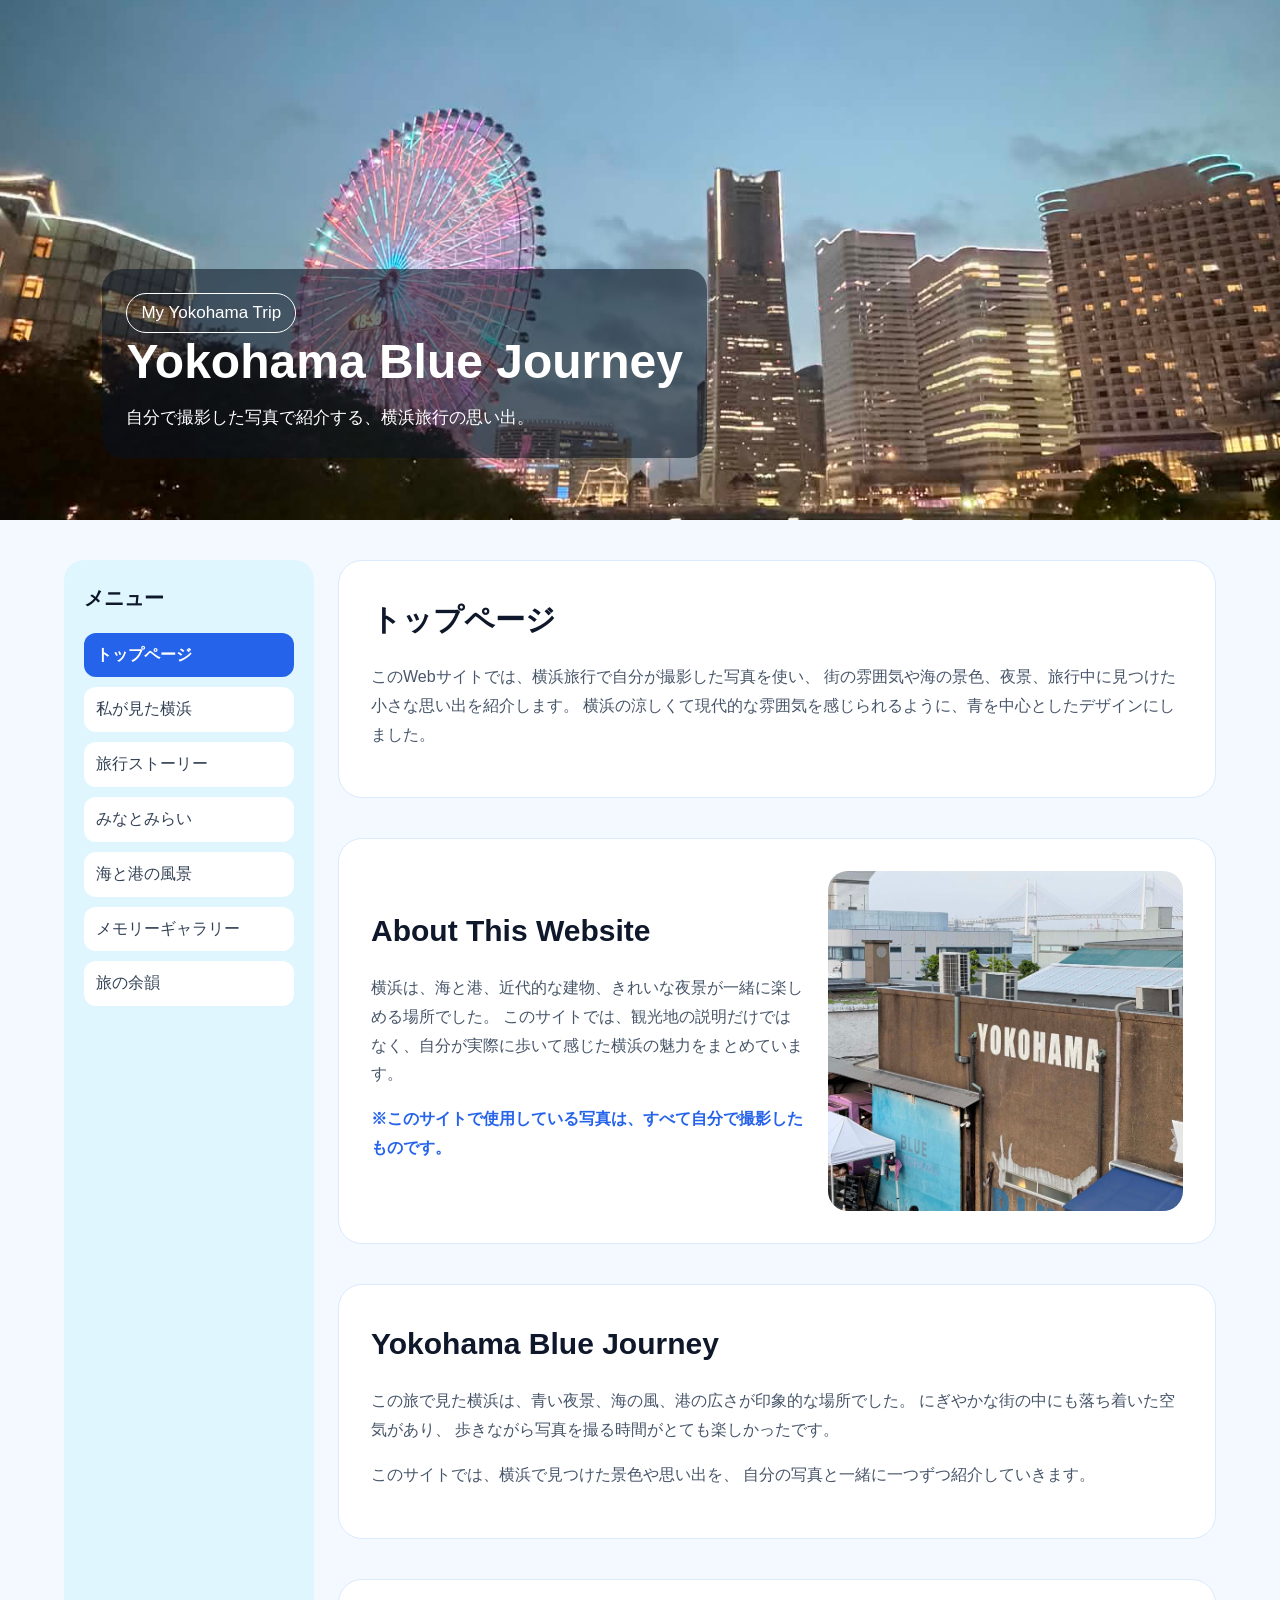
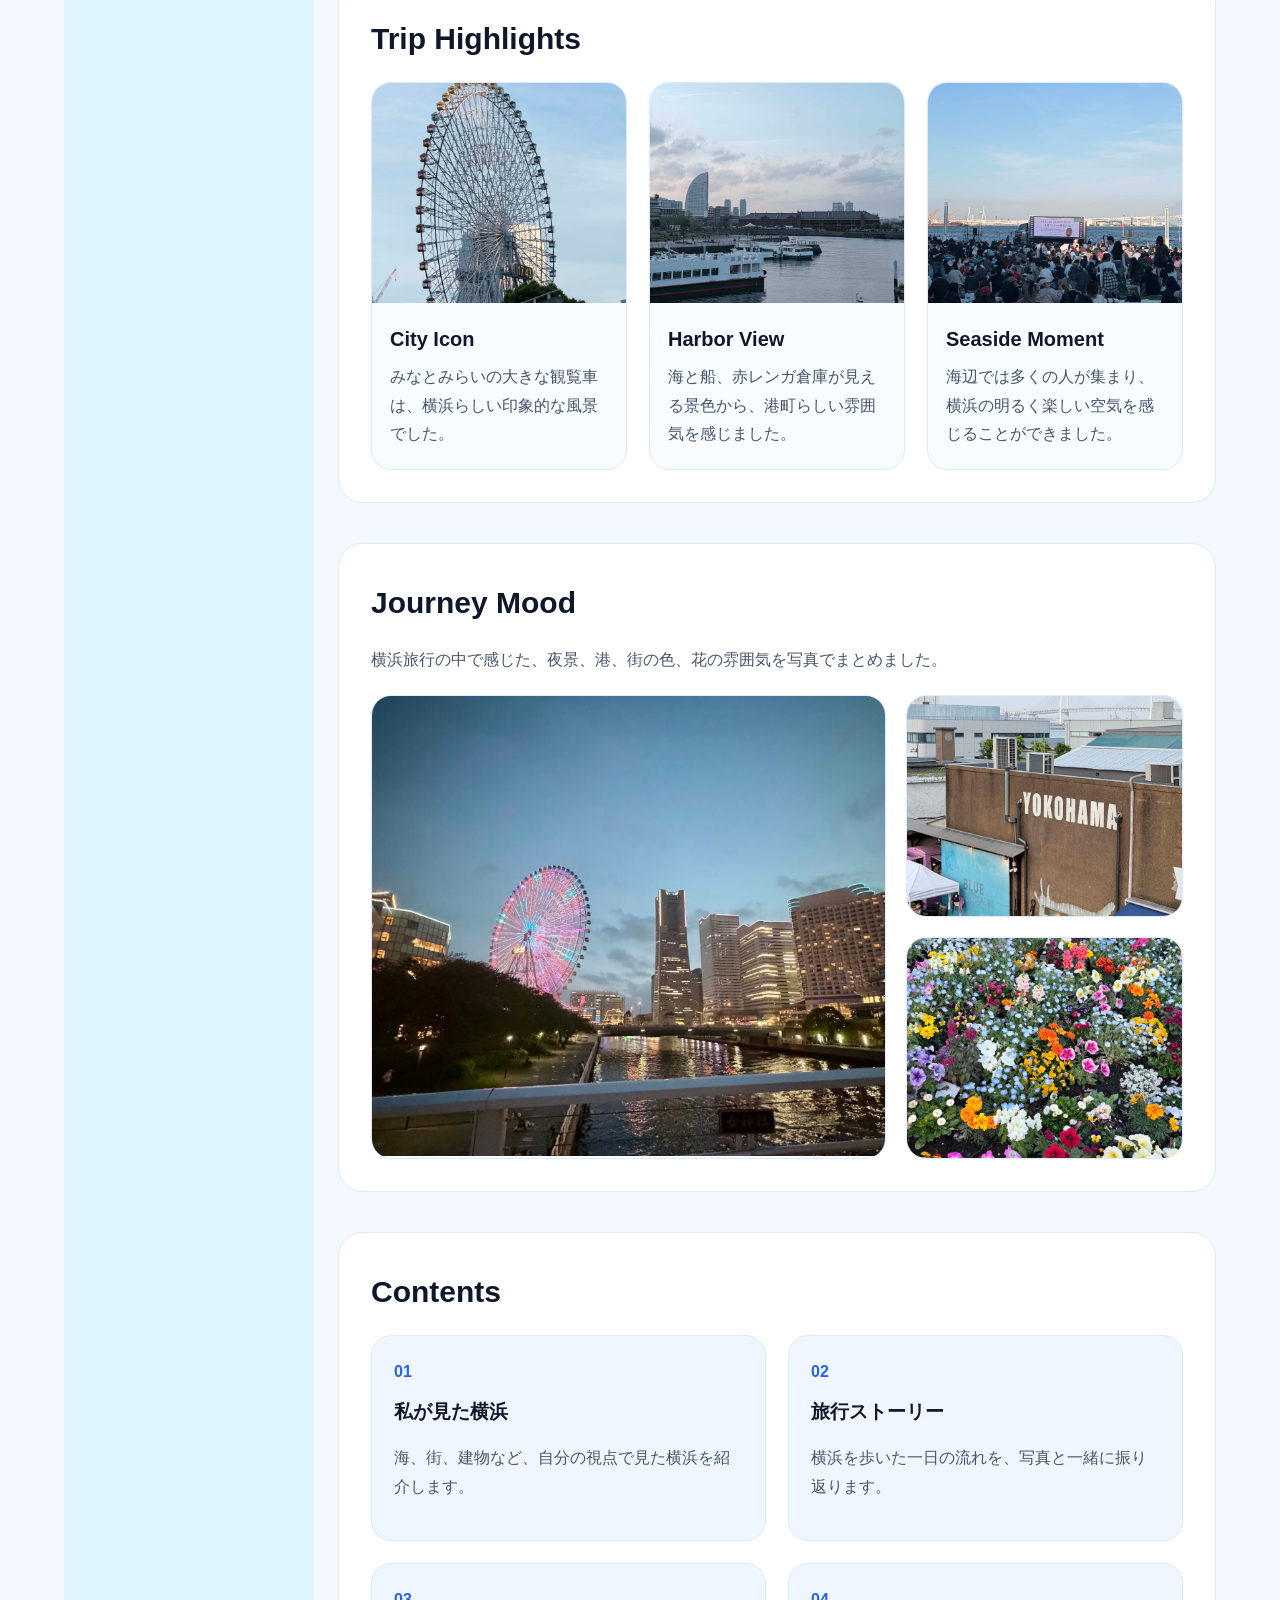
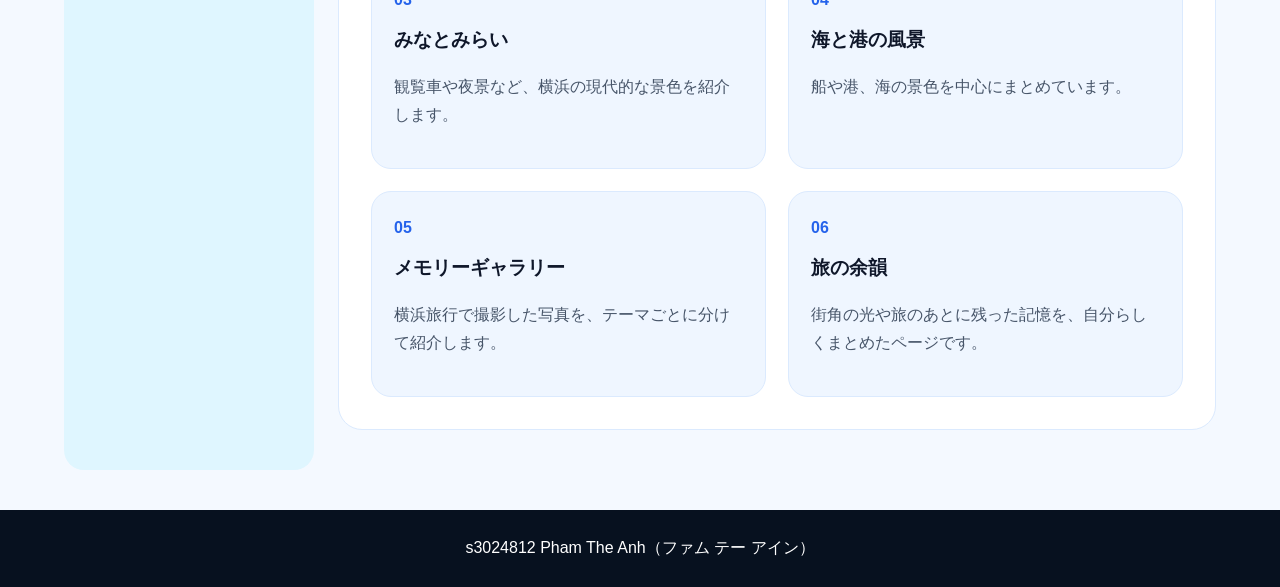
<file: index.html>
<!DOCTYPE html>
<html lang="ja">
  <head>
    <meta charset="utf-8" />
    <title>Yokohama Blue Journey</title>
    <link rel="stylesheet" href="style.css" />
  </head>

  <body>
    <header class="hero">
      <img src="image/minatomirai-night.JPG" alt="みなとみらいの夜景" />

      <div class="hero-text">
        <p class="site-label">My Yokohama Trip</p>
        <h1>Yokohama Blue Journey</h1>
        <p>自分で撮影した写真で紹介する、横浜旅行の思い出。</p>
      </div>
    </header>

    <div class="container">
      <nav>
        <h2>メニュー</h2>
        <ul>
          <li class="this"><a href="index.html">トップページ</a></li>
          <li><a href="about.html">私が見た横浜</a></li>
          <li><a href="story.html">旅行ストーリー</a></li>
          <li><a href="minatomirai.html">みなとみらい</a></li>
          <li><a href="harbor.html">海と港の風景</a></li>
          <li><a href="gallery.html">メモリーギャラリー</a></li>
          <li><a href="style.html">旅の余韻</a></li>
        </ul>
      </nav>

      <main>
        <section class="intro">
          <h2>トップページ</h2>
          <p>
            このWebサイトでは、横浜旅行で自分が撮影した写真を使い、
            街の雰囲気や海の景色、夜景、旅行中に見つけた小さな思い出を紹介します。
            横浜の涼しくて現代的な雰囲気を感じられるように、青を中心としたデザインにしました。
          </p>
        </section>

        <section class="photo-message">
          <div class="message-text">
            <h2>About This Website</h2>
            <p>
              横浜は、海と港、近代的な建物、きれいな夜景が一緒に楽しめる場所でした。
              このサイトでは、観光地の説明だけではなく、自分が実際に歩いて感じた横浜の魅力をまとめています。
            </p>
            <p class="note">
              ※このサイトで使用している写真は、すべて自分で撮影したものです。
            </p>
          </div>

          <div class="message-photo">
            <img src="image/yokohama-sign.JPG" alt="YOKOHAMAの文字がある風景" />
          </div>
        </section>
        <section class="concept-box">
          <h2>Yokohama Blue Journey</h2>
          <p>
            この旅で見た横浜は、青い夜景、海の風、港の広さが印象的な場所でした。
            にぎやかな街の中にも落ち着いた空気があり、
            歩きながら写真を撮る時間がとても楽しかったです。
          </p>
          <p>
            このサイトでは、横浜で見つけた景色や思い出を、
            自分の写真と一緒に一つずつ紹介していきます。
          </p>
        </section>
        <section class="highlights">
          <h2>Trip Highlights</h2>

          <div class="card-area">
            <div class="card">
              <img src="image/cosmo-clock-day.JPG" alt="横浜の観覧車" />
              <h3>City Icon</h3>
              <p>
                みなとみらいの大きな観覧車は、横浜らしい印象的な風景でした。
              </p>
            </div>

            <div class="card">
              <img
                src="image/harbor-redbrick.JPG"
                alt="横浜の港と赤レンガ倉庫"
              />
              <h3>Harbor View</h3>
              <p>
                海と船、赤レンガ倉庫が見える景色から、港町らしい雰囲気を感じました。
              </p>
            </div>

            <div class="card">
              <img src="image/seaside-cinema.JPG" alt="海辺のイベント" />
              <h3>Seaside Moment</h3>
              <p>
                海辺では多くの人が集まり、横浜の明るく楽しい空気を感じることができました。
              </p>
            </div>
          </div>
        </section>
        <section class="mood-section">
          <h2>Journey Mood</h2>
          <p>
            横浜旅行の中で感じた、夜景、港、街の色、花の雰囲気を写真でまとめました。
          </p>

          <div class="mood-area">
            <div class="mood-photo large">
              <img src="image/minatomirai-night.JPG" alt="みなとみらいの夜景" />
            </div>

            <div class="mood-photo">
              <img
                src="image/yokohama-sign.JPG"
                alt="YOKOHAMAの文字がある風景"
              />
            </div>

            <div class="mood-photo">
              <img src="image/flower-garden.JPG" alt="横浜で見た花" />
            </div>
          </div>
        </section>

        <section class="page-preview">
          <h2>Contents</h2>

          <div class="preview-area">
            <a href="about.html" class="preview-card">
              <span>01</span>
              <h3>私が見た横浜</h3>
              <p>海、街、建物など、自分の視点で見た横浜を紹介します。</p>
            </a>

            <a href="story.html" class="preview-card">
              <span>02</span>
              <h3>旅行ストーリー</h3>
              <p>横浜を歩いた一日の流れを、写真と一緒に振り返ります。</p>
            </a>

            <a href="minatomirai.html" class="preview-card">
              <span>03</span>
              <h3>みなとみらい</h3>
              <p>観覧車や夜景など、横浜の現代的な景色を紹介します。</p>
            </a>

            <a href="harbor.html" class="preview-card">
              <span>04</span>
              <h3>海と港の風景</h3>
              <p>船や港、海の景色を中心にまとめています。</p>
            </a>
            <a href="gallery.html" class="preview-card">
              <span>05</span>
              <h3>メモリーギャラリー</h3>
              <p>横浜旅行で撮影した写真を、テーマごとに分けて紹介します。</p>
            </a>
            <a href="style.html" class="preview-card">
              <span>06</span>
              <h3>旅の余韻</h3>
              <p>
                街角の光や旅のあとに残った記憶を、自分らしくまとめたページです。
              </p>
            </a>
          </div>
        </section>
      </main>
    </div>

    <footer>
      <p>s3024812 Pham The Anh（ファム テー アイン）</p>
    </footer>
  </body>
</html>
</file>
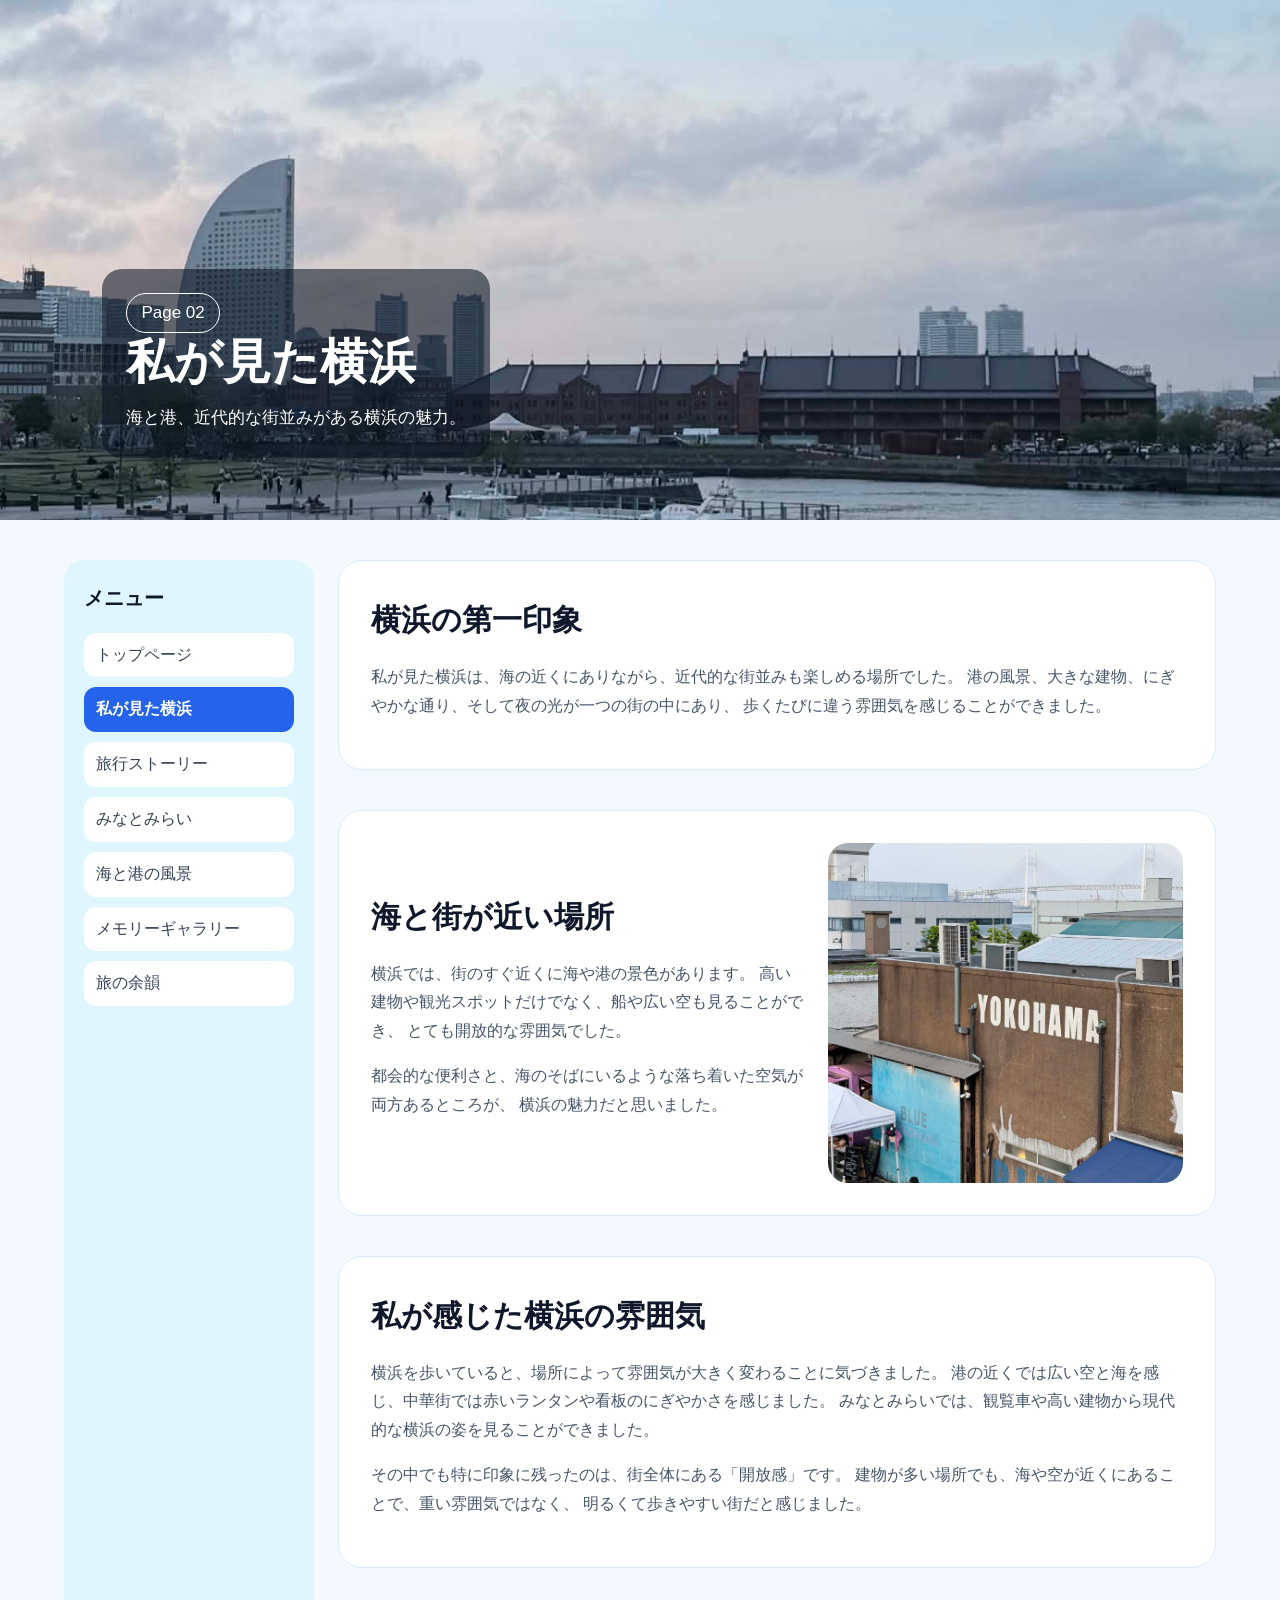
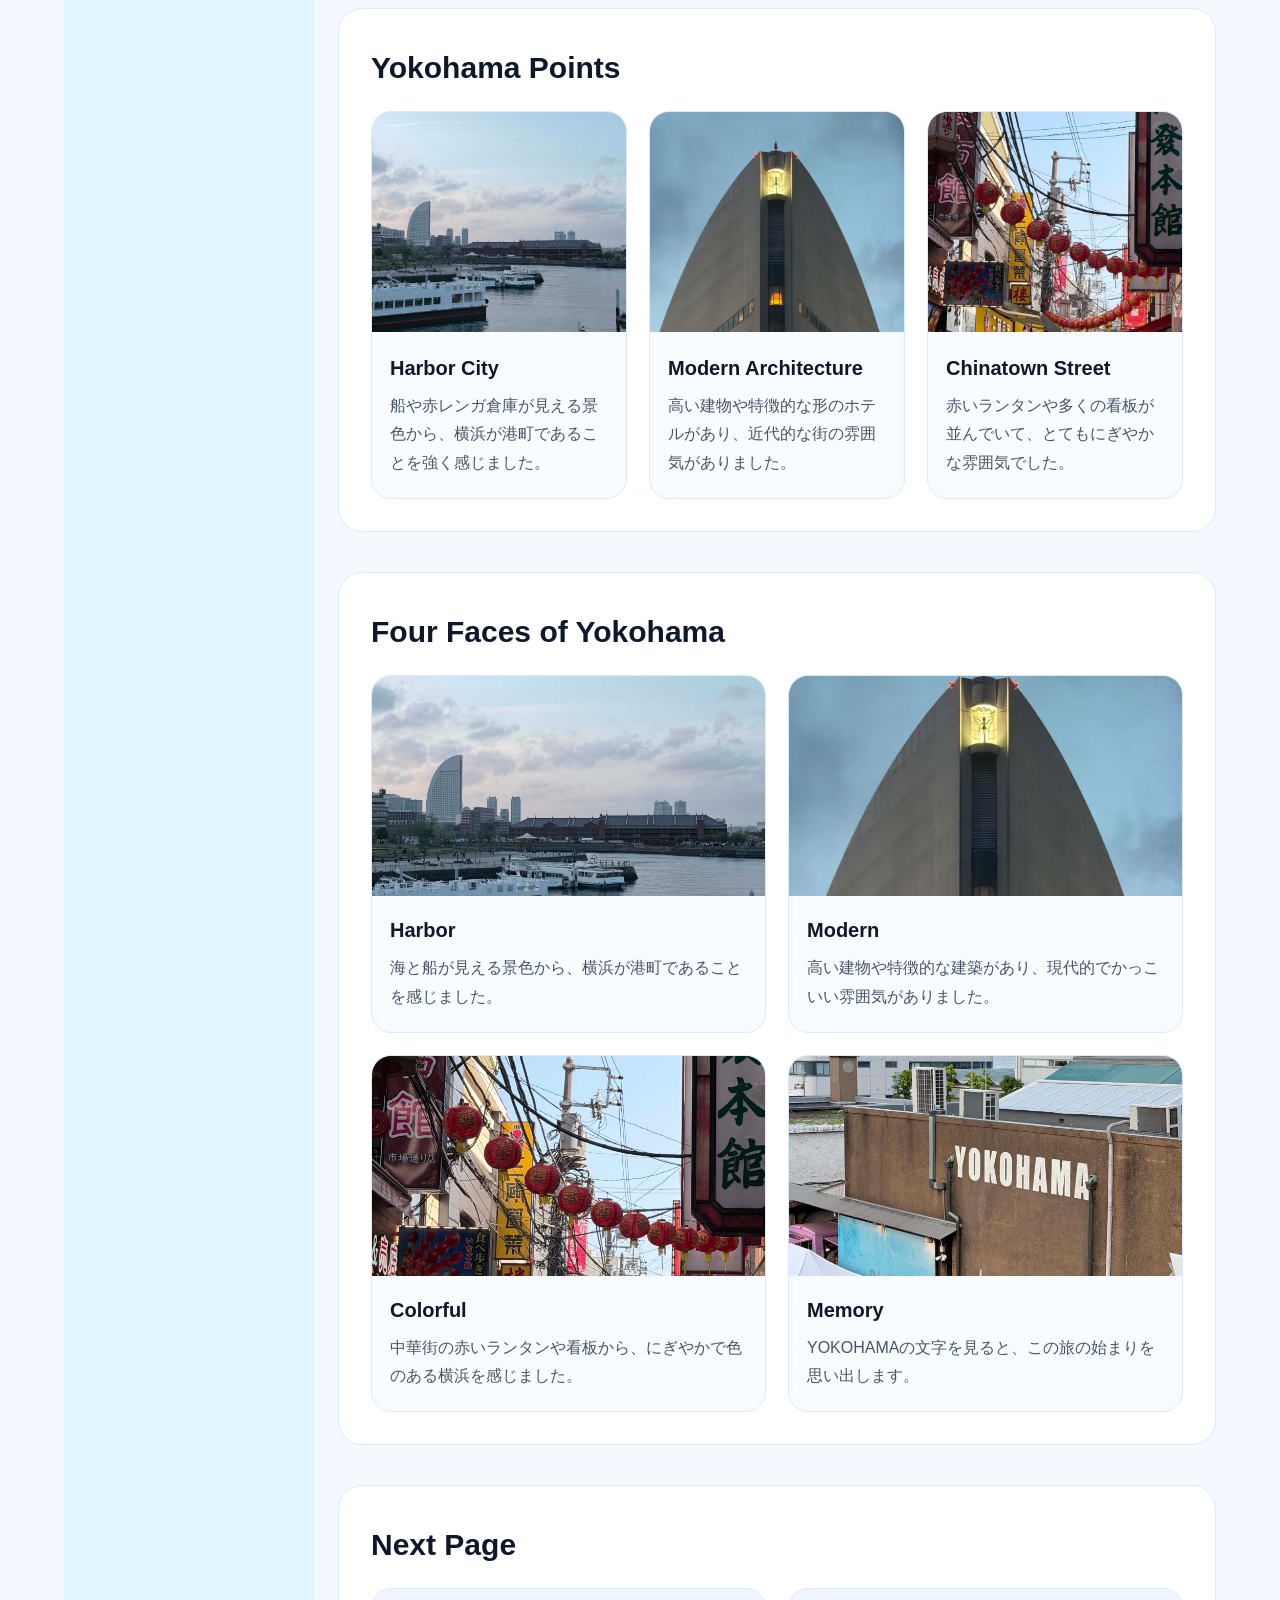
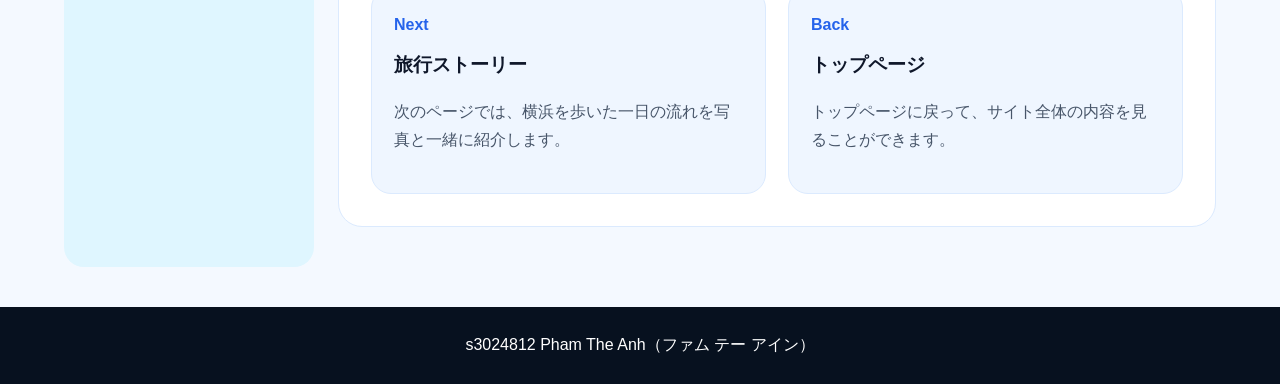
<file: about.html>
<!DOCTYPE html>
<html lang="ja">
  <head>
    <meta charset="utf-8" />
    <title>私が見た横浜 | Yokohama Blue Journey</title>
    <link rel="stylesheet" href="style.css" />
  </head>

  <body>
    <header class="hero">
      <img src="image/harbor-redbrick.JPG" alt="横浜の港と赤レンガ倉庫" />

      <div class="hero-text">
        <p class="site-label">Page 02</p>
        <h1>私が見た横浜</h1>
        <p>海と港、近代的な街並みがある横浜の魅力。</p>
      </div>
    </header>

    <div class="container">
      <nav>
        <h2>メニュー</h2>
        <ul>
          <li><a href="index.html">トップページ</a></li>
          <li class="this"><a href="about.html">私が見た横浜</a></li>
          <li><a href="story.html">旅行ストーリー</a></li>
          <li><a href="minatomirai.html">みなとみらい</a></li>
          <li><a href="harbor.html">海と港の風景</a></li>
          <li><a href="gallery.html">メモリーギャラリー</a></li>
          <li><a href="style.html">旅の余韻</a></li>
        </ul>
      </nav>

      <main>
        <section class="intro">
          <h2>横浜の第一印象</h2>
          <p>
            私が見た横浜は、海の近くにありながら、近代的な街並みも楽しめる場所でした。
            港の風景、大きな建物、にぎやかな通り、そして夜の光が一つの街の中にあり、
            歩くたびに違う雰囲気を感じることができました。
          </p>
        </section>

        <section class="photo-message">
          <div class="message-text">
            <h2>海と街が近い場所</h2>
            <p>
              横浜では、街のすぐ近くに海や港の景色があります。
              高い建物や観光スポットだけでなく、船や広い空も見ることができ、
              とても開放的な雰囲気でした。
            </p>
            <p>
              都会的な便利さと、海のそばにいるような落ち着いた空気が両方あるところが、
              横浜の魅力だと思いました。
            </p>
          </div>

          <div class="message-photo">
            <img src="image/yokohama-sign.JPG" alt="YOKOHAMAの文字がある風景" />
          </div>
        </section>
        <section class="about-mood">
          <h2>私が感じた横浜の雰囲気</h2>

          <p>
            横浜を歩いていると、場所によって雰囲気が大きく変わることに気づきました。
            港の近くでは広い空と海を感じ、中華街では赤いランタンや看板のにぎやかさを感じました。
            みなとみらいでは、観覧車や高い建物から現代的な横浜の姿を見ることができました。
          </p>

          <p>
            その中でも特に印象に残ったのは、街全体にある「開放感」です。
            建物が多い場所でも、海や空が近くにあることで、重い雰囲気ではなく、
            明るくて歩きやすい街だと感じました。
          </p>
        </section>
        <section class="highlights">
          <h2>Yokohama Points</h2>

          <div class="card-area">
            <div class="card">
              <img
                src="image/harbor-redbrick.JPG"
                alt="横浜の港と赤レンガ倉庫"
              />
              <h3>Harbor City</h3>
              <p>
                船や赤レンガ倉庫が見える景色から、横浜が港町であることを強く感じました。
              </p>
            </div>

            <div class="card">
              <img src="image/intercontinental.JPG" alt="横浜の近代的な建物" />
              <h3>Modern Architecture</h3>
              <p>
                高い建物や特徴的な形のホテルがあり、近代的な街の雰囲気がありました。
              </p>
            </div>

            <div class="card">
              <img src="image/chinatown-street.JPG" alt="横浜中華街の通り" />
              <h3>Chinatown Street</h3>
              <p>
                赤いランタンや多くの看板が並んでいて、とてもにぎやかな雰囲気でした。
              </p>
            </div>
          </div>
        </section>
        <section class="four-faces">
          <h2>Four Faces of Yokohama</h2>

          <div class="face-area">
            <div class="face-card">
              <img
                src="image/harbor-redbrick.JPG"
                alt="横浜の港と赤レンガ倉庫"
              />
              <h3>Harbor</h3>
              <p>海と船が見える景色から、横浜が港町であることを感じました。</p>
            </div>

            <div class="face-card">
              <img src="image/intercontinental.JPG" alt="横浜の近代的な建物" />
              <h3>Modern</h3>
              <p>
                高い建物や特徴的な建築があり、現代的でかっこいい雰囲気がありました。
              </p>
            </div>

            <div class="face-card">
              <img src="image/chinatown-street.JPG" alt="横浜中華街の通り" />
              <h3>Colorful</h3>
              <p>
                中華街の赤いランタンや看板から、にぎやかで色のある横浜を感じました。
              </p>
            </div>

            <div class="face-card">
              <img
                src="image/yokohama-sign.JPG"
                alt="YOKOHAMAの文字がある風景"
              />
              <h3>Memory</h3>
              <p>YOKOHAMAの文字を見ると、この旅の始まりを思い出します。</p>
            </div>
          </div>
        </section>
        <section class="page-preview">
          <h2>Next Page</h2>

          <div class="preview-area">
            <a href="story.html" class="preview-card">
              <span>Next</span>
              <h3>旅行ストーリー</h3>
              <p>
                次のページでは、横浜を歩いた一日の流れを写真と一緒に紹介します。
              </p>
            </a>

            <a href="index.html" class="preview-card">
              <span>Back</span>
              <h3>トップページ</h3>
              <p>
                トップページに戻って、サイト全体の内容を見ることができます。
              </p>
            </a>
          </div>
        </section>
      </main>
    </div>

    <footer>
      <p>s3024812 Pham The Anh（ファム テー アイン）</p>
    </footer>
  </body>
</html>
</file>
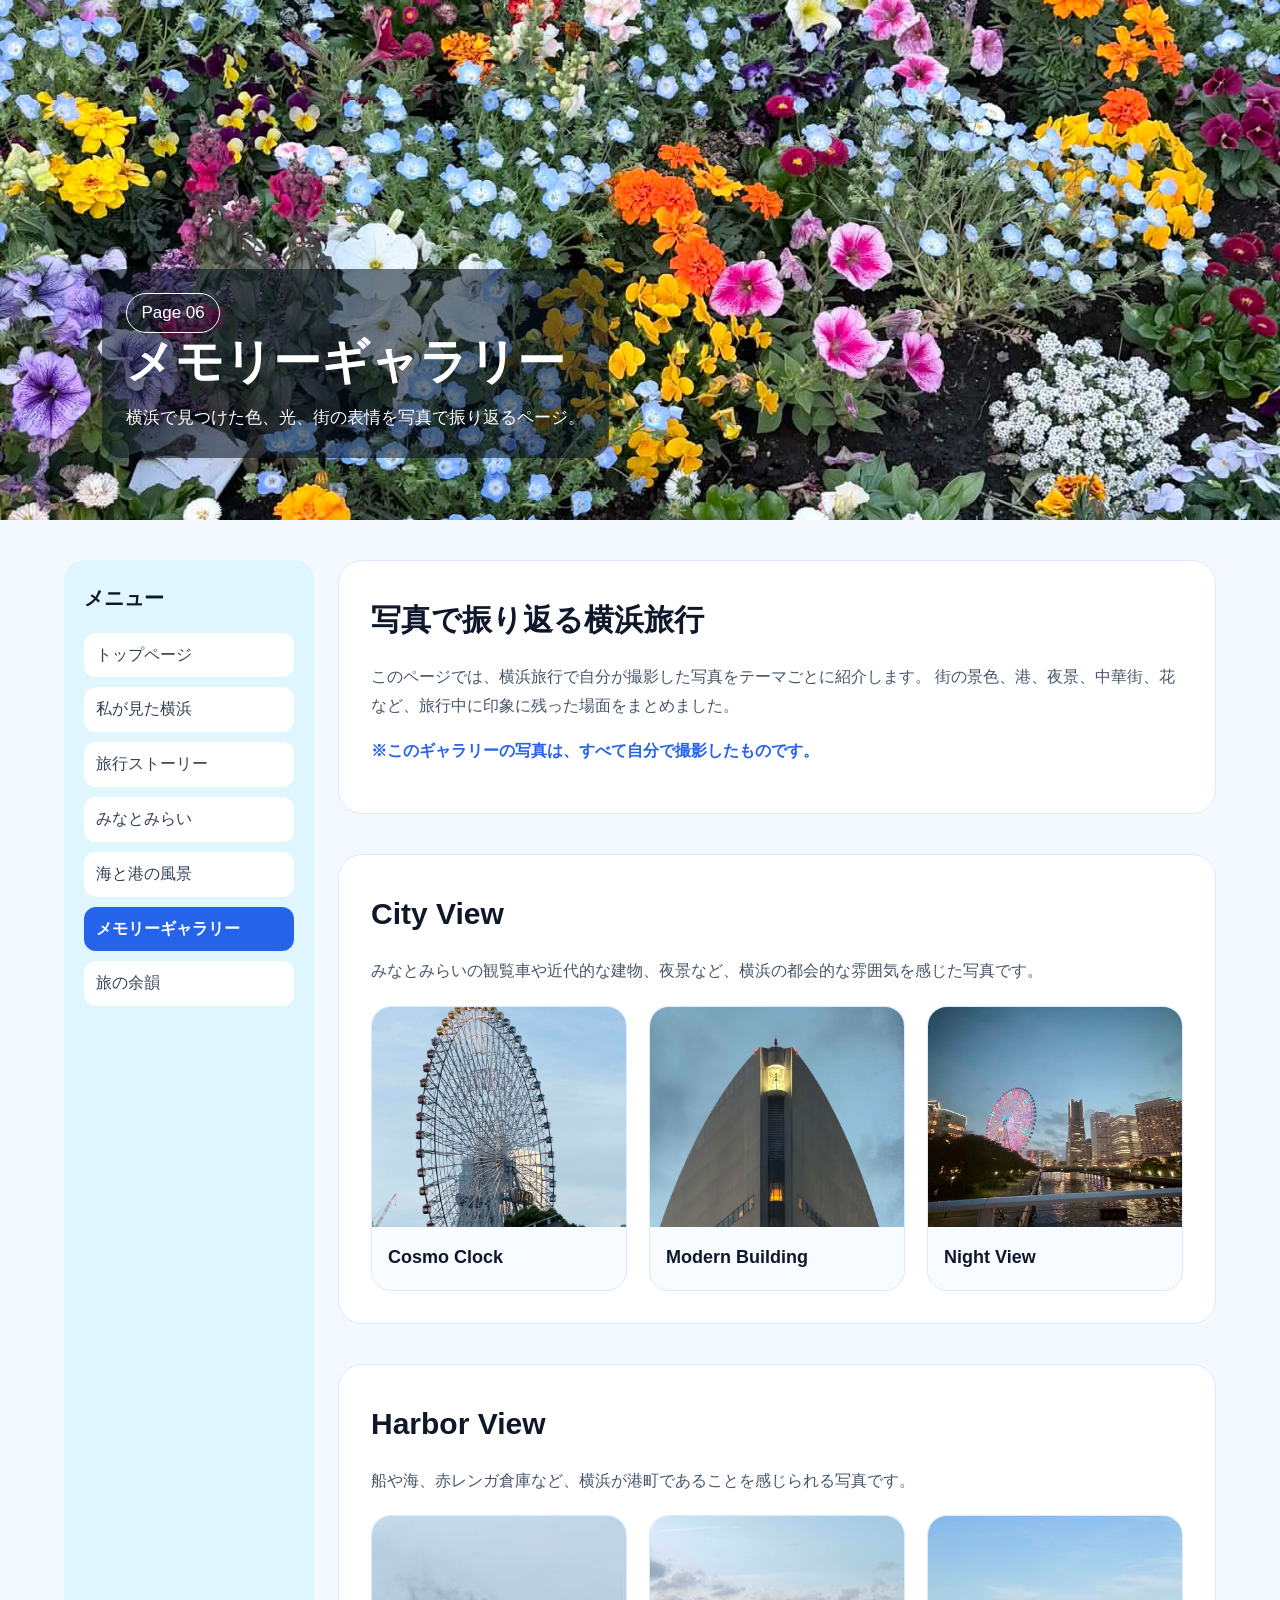
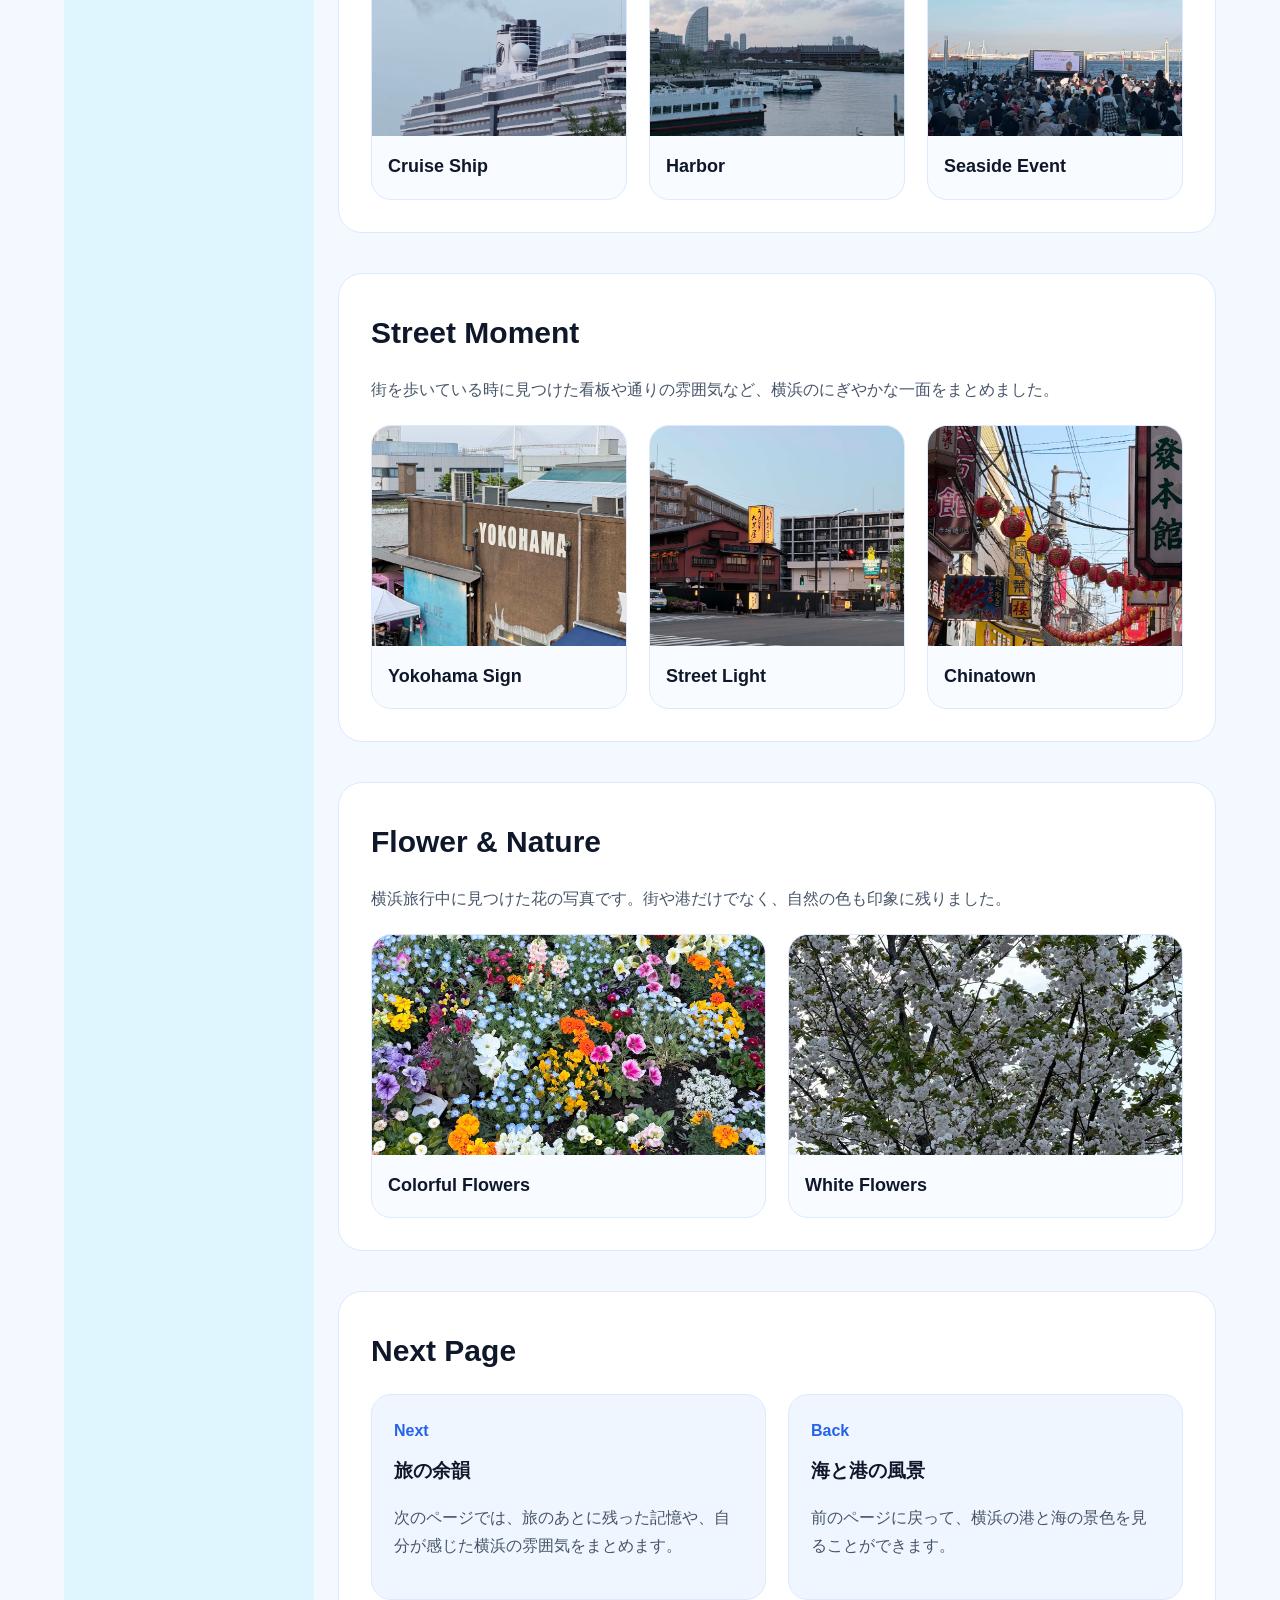
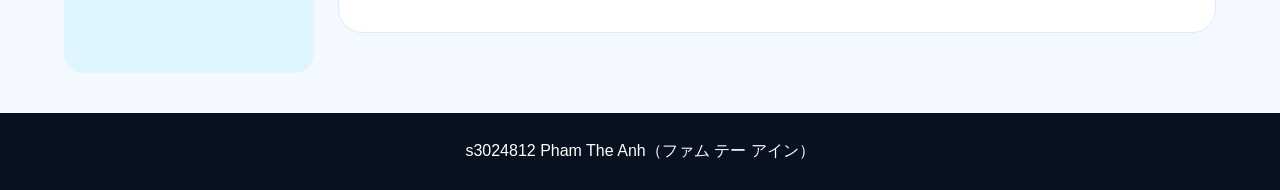
<file: gallery.html>
<!DOCTYPE html>
<html lang="ja">
  <head>
    <meta charset="utf-8" />
    <title>メモリーギャラリー | Yokohama Blue Journey</title>
    <link rel="stylesheet" href="style.css" />
  </head>

  <body>
    <header class="hero">
      <img src="image/flower-garden.JPG" alt="横浜で見た花" />

      <div class="hero-text">
        <p class="site-label">Page 06</p>
        <h1>メモリーギャラリー</h1>
        <p>横浜で見つけた色、光、街の表情を写真で振り返るページ。</p>
      </div>
    </header>

    <div class="container">
      <nav>
        <h2>メニュー</h2>
        <ul>
          <li><a href="index.html">トップページ</a></li>
          <li><a href="about.html">私が見た横浜</a></li>
          <li><a href="story.html">旅行ストーリー</a></li>
          <li><a href="minatomirai.html">みなとみらい</a></li>
          <li><a href="harbor.html">海と港の風景</a></li>
          <li class="this"><a href="gallery.html">メモリーギャラリー</a></li>
          <li><a href="style.html">旅の余韻</a></li>
        </ul>
      </nav>

      <main>
        <section class="intro">
          <h2>写真で振り返る横浜旅行</h2>
          <p>
            このページでは、横浜旅行で自分が撮影した写真をテーマごとに紹介します。
            街の景色、港、夜景、中華街、花など、旅行中に印象に残った場面をまとめました。
          </p>
          <p class="note">
            ※このギャラリーの写真は、すべて自分で撮影したものです。
          </p>
        </section>

        <section class="gallery-section">
          <h2>City View</h2>
          <p>
            みなとみらいの観覧車や近代的な建物、夜景など、横浜の都会的な雰囲気を感じた写真です。
          </p>

          <div class="gallery-grid">
            <div class="gallery-item">
              <img src="image/cosmo-clock-day.JPG" alt="みなとみらいの観覧車" />
              <h3>Cosmo Clock</h3>
            </div>

            <div class="gallery-item">
              <img src="image/intercontinental.JPG" alt="横浜の近代的な建物" />
              <h3>Modern Building</h3>
            </div>

            <div class="gallery-item">
              <img src="image/minatomirai-night.JPG" alt="みなとみらいの夜景" />
              <h3>Night View</h3>
            </div>
          </div>
        </section>

        <section class="gallery-section">
          <h2>Harbor View</h2>
          <p>
            船や海、赤レンガ倉庫など、横浜が港町であることを感じられる写真です。
          </p>

          <div class="gallery-grid">
            <div class="gallery-item">
              <img src="image/cruise-ship.JPG" alt="横浜港の大きな船" />
              <h3>Cruise Ship</h3>
            </div>

            <div class="gallery-item">
              <img
                src="image/harbor-redbrick.JPG"
                alt="横浜の港と赤レンガ倉庫"
              />
              <h3>Harbor</h3>
            </div>

            <div class="gallery-item">
              <img src="image/seaside-cinema.JPG" alt="海辺のイベント" />
              <h3>Seaside Event</h3>
            </div>
          </div>
        </section>

        <section class="gallery-section">
          <h2>Street Moment</h2>
          <p>
            街を歩いている時に見つけた看板や通りの雰囲気など、横浜のにぎやかな一面をまとめました。
          </p>

          <div class="gallery-grid">
            <div class="gallery-item">
              <img
                src="image/yokohama-sign.JPG"
                alt="YOKOHAMAの文字がある風景"
              />
              <h3>Yokohama Sign</h3>
            </div>

            <div class="gallery-item">
              <img src="image/street-restaurant.JPG" alt="横浜の街角" />
              <h3>Street Light</h3>
            </div>

            <div class="gallery-item">
              <img src="image/chinatown-street.JPG" alt="横浜中華街の通り" />
              <h3>Chinatown</h3>
            </div>
          </div>
        </section>

        <section class="gallery-section">
          <h2>Flower & Nature</h2>
          <p>
            横浜旅行中に見つけた花の写真です。街や港だけでなく、自然の色も印象に残りました。
          </p>

          <div class="gallery-grid two-photo">
            <div class="gallery-item">
              <img src="image/flower-garden.JPG" alt="横浜で見た花" />
              <h3>Colorful Flowers</h3>
            </div>

            <div class="gallery-item">
              <img src="image/white-flowers.JPG" alt="横浜で見た白い花" />
              <h3>White Flowers</h3>
            </div>
          </div>
        </section>

        <section class="page-preview">
          <h2>Next Page</h2>

          <div class="preview-area">
            <a href="style.html" class="preview-card">
              <span>Next</span>
              <h3>旅の余韻</h3>
              <p>
                次のページでは、旅のあとに残った記憶や、自分が感じた横浜の雰囲気をまとめます。
              </p>
            </a>

            <a href="harbor.html" class="preview-card">
              <span>Back</span>
              <h3>海と港の風景</h3>
              <p>
                前のページに戻って、横浜の港と海の景色を見ることができます。
              </p>
            </a>
          </div>
        </section>
      </main>
    </div>

    <footer>
      <p>s3024812 Pham The Anh（ファム テー アイン）</p>
    </footer>
  </body>
</html>
</file>
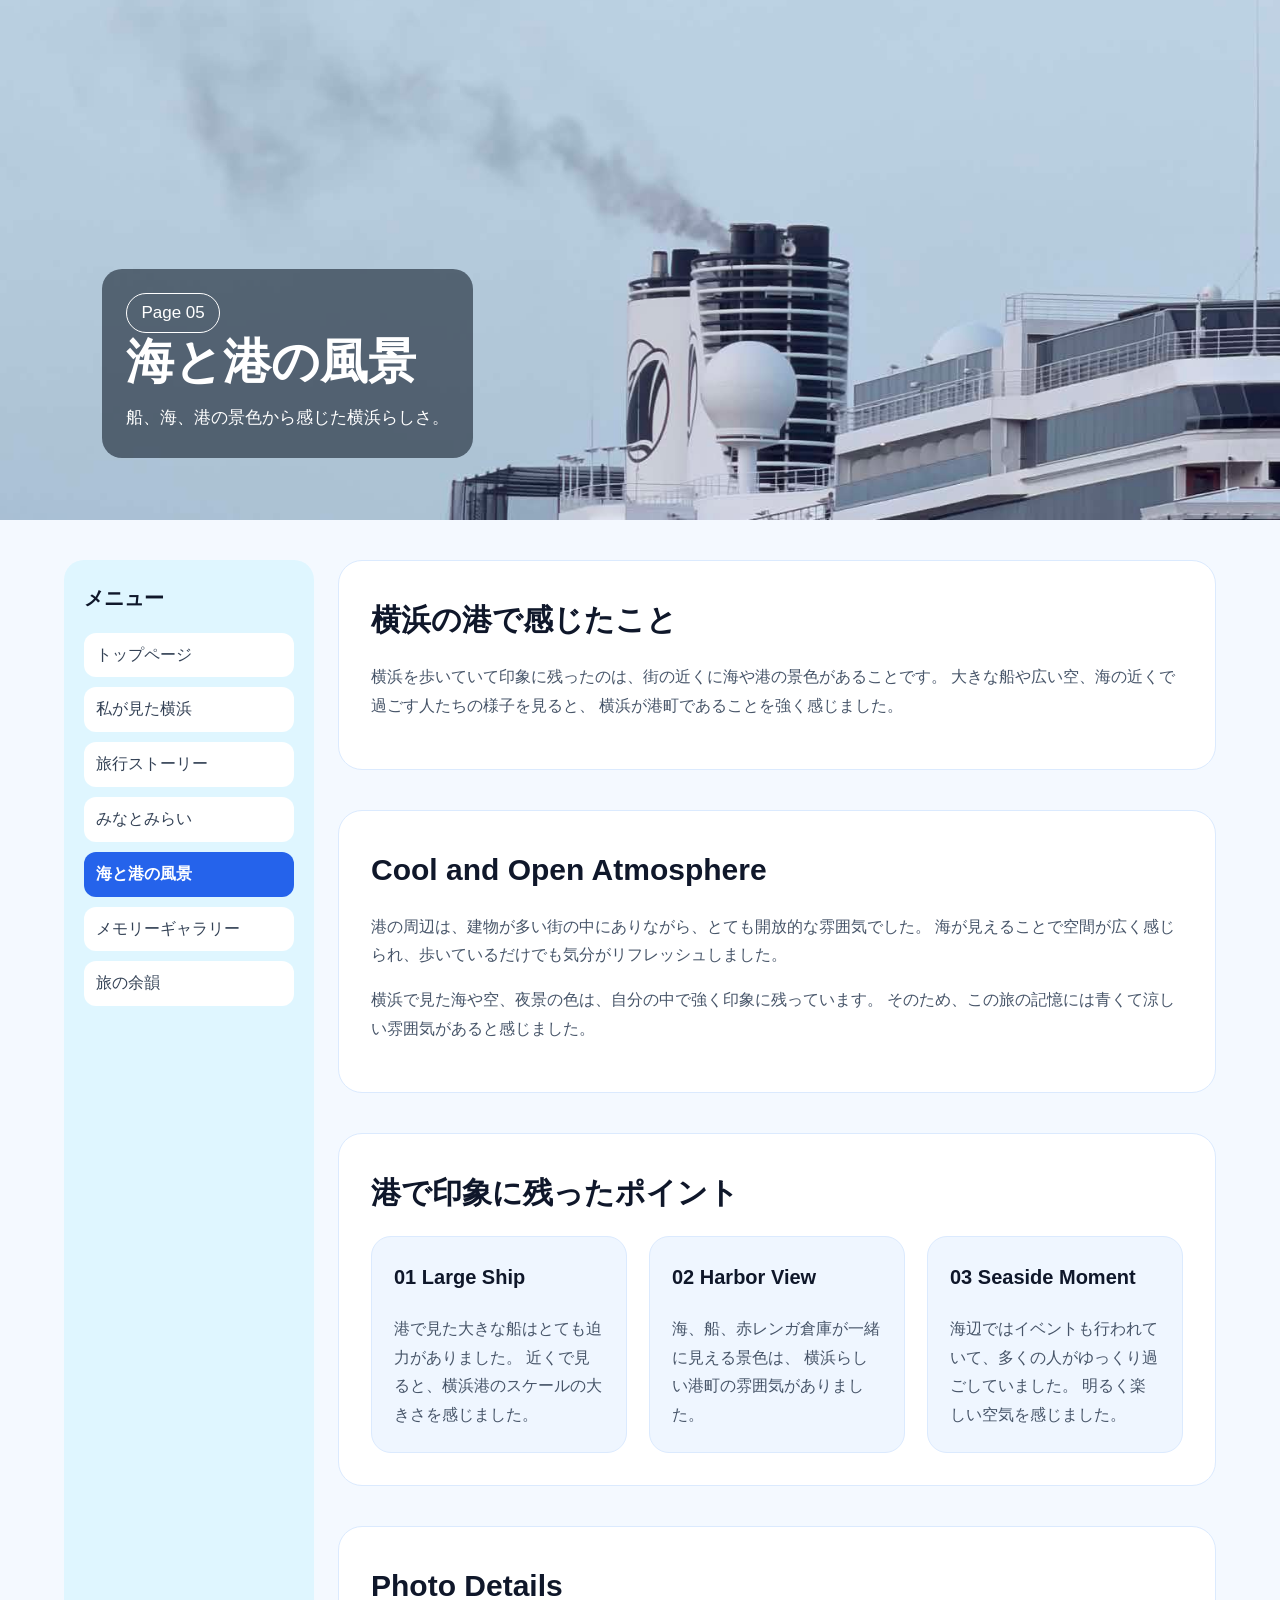
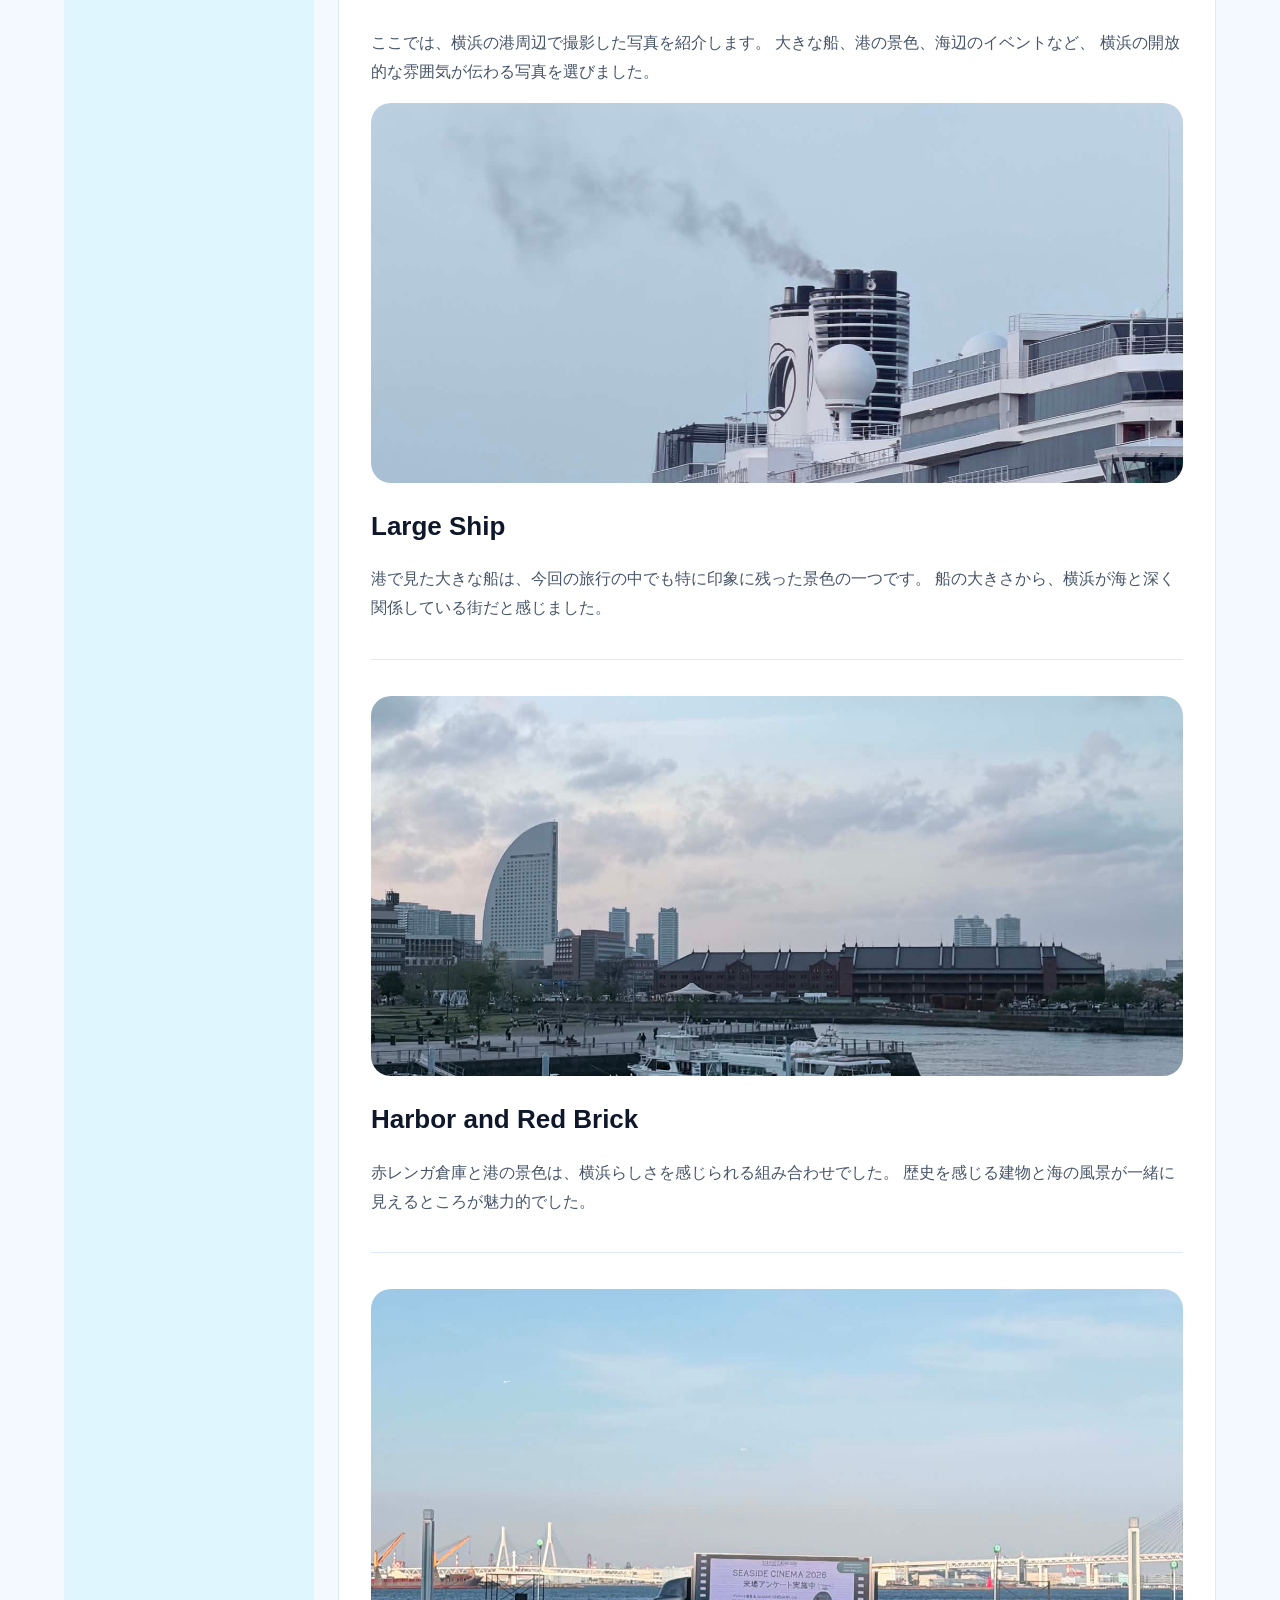
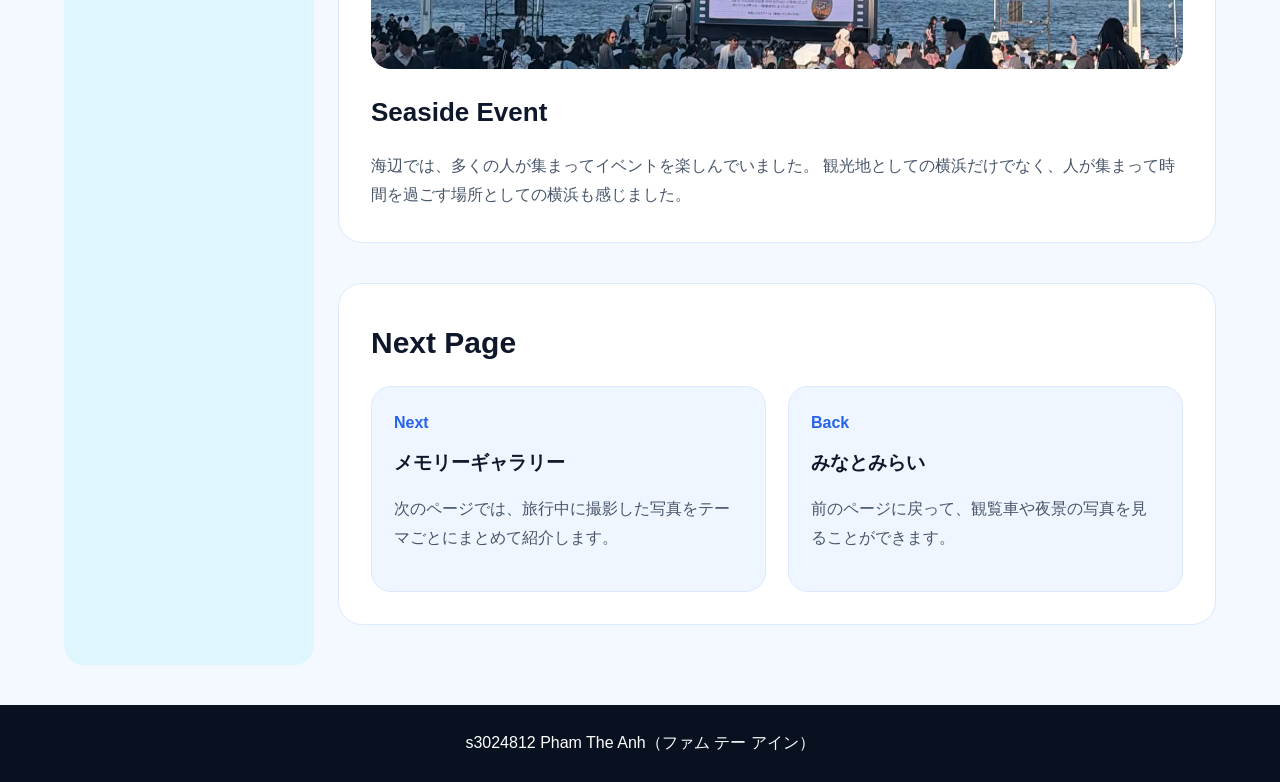
<file: harbor.html>
<!DOCTYPE html>
<html lang="ja">
  <head>
    <meta charset="utf-8" />
    <title>海と港の風景 | Yokohama Blue Journey</title>
    <link rel="stylesheet" href="style.css" />
  </head>
  <body>
    <header class="hero">
      <img src="image/cruise-ship.JPG" alt="横浜港の大きな船" />
      <div class="hero-text">
        <p class="site-label">Page 05</p>
        <h1>海と港の風景</h1>
        <p>船、海、港の景色から感じた横浜らしさ。</p>
      </div>
    </header>
    <div class="container">
      <nav>
        <h2>メニュー</h2>
        <ul>
          <li><a href="index.html">トップページ</a></li>
          <li><a href="about.html">私が見た横浜</a></li>
          <li><a href="story.html">旅行ストーリー</a></li>
          <li><a href="minatomirai.html">みなとみらい</a></li>
          <li class="this"><a href="harbor.html">海と港の風景</a></li>
          <li><a href="gallery.html">メモリーギャラリー</a></li>
          <li><a href="style.html">旅の余韻</a></li>
        </ul>
      </nav>
      <main>
        <section class="intro">
          <h2>横浜の港で感じたこと</h2>
          <p>
            横浜を歩いていて印象に残ったのは、街の近くに海や港の景色があることです。
            大きな船や広い空、海の近くで過ごす人たちの様子を見ると、
            横浜が港町であることを強く感じました。
          </p>
        </section>
        <section class="harbor-message">
          <h2>Cool and Open Atmosphere</h2>
          <p>
            港の周辺は、建物が多い街の中にありながら、とても開放的な雰囲気でした。
            海が見えることで空間が広く感じられ、歩いているだけでも気分がリフレッシュしました。
          </p>
          <p>
            横浜で見た海や空、夜景の色は、自分の中で強く印象に残っています。
            そのため、この旅の記憶には青くて涼しい雰囲気があると感じました。
          </p>
        </section>
        <section class="point-box">
          <h2>港で印象に残ったポイント</h2>
          <div class="point-area">
            <div class="point-card">
              <h3>01 Large Ship</h3>
              <p>
                港で見た大きな船はとても迫力がありました。
                近くで見ると、横浜港のスケールの大きさを感じました。
              </p>
            </div>
            <div class="point-card">
              <h3>02 Harbor View</h3>
              <p>
                海、船、赤レンガ倉庫が一緒に見える景色は、
                横浜らしい港町の雰囲気がありました。
              </p>
            </div>
            <div class="point-card">
              <h3>03 Seaside Moment</h3>
              <p>
                海辺ではイベントも行われていて、多くの人がゆっくり過ごしていました。
                明るく楽しい空気を感じました。
              </p>
            </div>
          </div>
        </section>
        <section class="spot-list">
          <h2>Photo Details</h2>
          <p>
            ここでは、横浜の港周辺で撮影した写真を紹介します。
            大きな船、港の景色、海辺のイベントなど、
            横浜の開放的な雰囲気が伝わる写真を選びました。
          </p>
          <div class="spot-section">
            <img src="image/cruise-ship.JPG" alt="横浜港の大きな船" />
            <div class="spot-text">
              <h2>Large Ship</h2>
              <p>
                港で見た大きな船は、今回の旅行の中でも特に印象に残った景色の一つです。
                船の大きさから、横浜が海と深く関係している街だと感じました。
              </p>
            </div>
          </div>
          <div class="spot-section">
            <img src="image/harbor-redbrick.JPG" alt="横浜の港と赤レンガ倉庫" />
            <div class="spot-text">
              <h2>Harbor and Red Brick</h2>
              <p>
                赤レンガ倉庫と港の景色は、横浜らしさを感じられる組み合わせでした。
                歴史を感じる建物と海の風景が一緒に見えるところが魅力的でした。
              </p>
            </div>
          </div>
          <div class="spot-section">
            <img src="image/seaside-cinema.JPG" alt="海辺のイベント" />
            <div class="spot-text">
              <h2>Seaside Event</h2>
              <p>
                海辺では、多くの人が集まってイベントを楽しんでいました。
                観光地としての横浜だけでなく、人が集まって時間を過ごす場所としての横浜も感じました。
              </p>
            </div>
          </div>
        </section>
        <section class="page-preview">
          <h2>Next Page</h2>
          <div class="preview-area">
            <a href="gallery.html" class="preview-card">
              <span>Next</span>
              <h3>メモリーギャラリー</h3>
              <p>
                次のページでは、旅行中に撮影した写真をテーマごとにまとめて紹介します。
              </p>
            </a>
            <a href="minatomirai.html" class="preview-card">
              <span>Back</span>
              <h3>みなとみらい</h3>
              <p>
                前のページに戻って、観覧車や夜景の写真を見ることができます。
              </p>
            </a>
          </div>
        </section>
      </main>
    </div>
    <footer>
      <p>s3024812 Pham The Anh（ファム テー アイン）</p>
    </footer>
  </body>
</html>
</file>
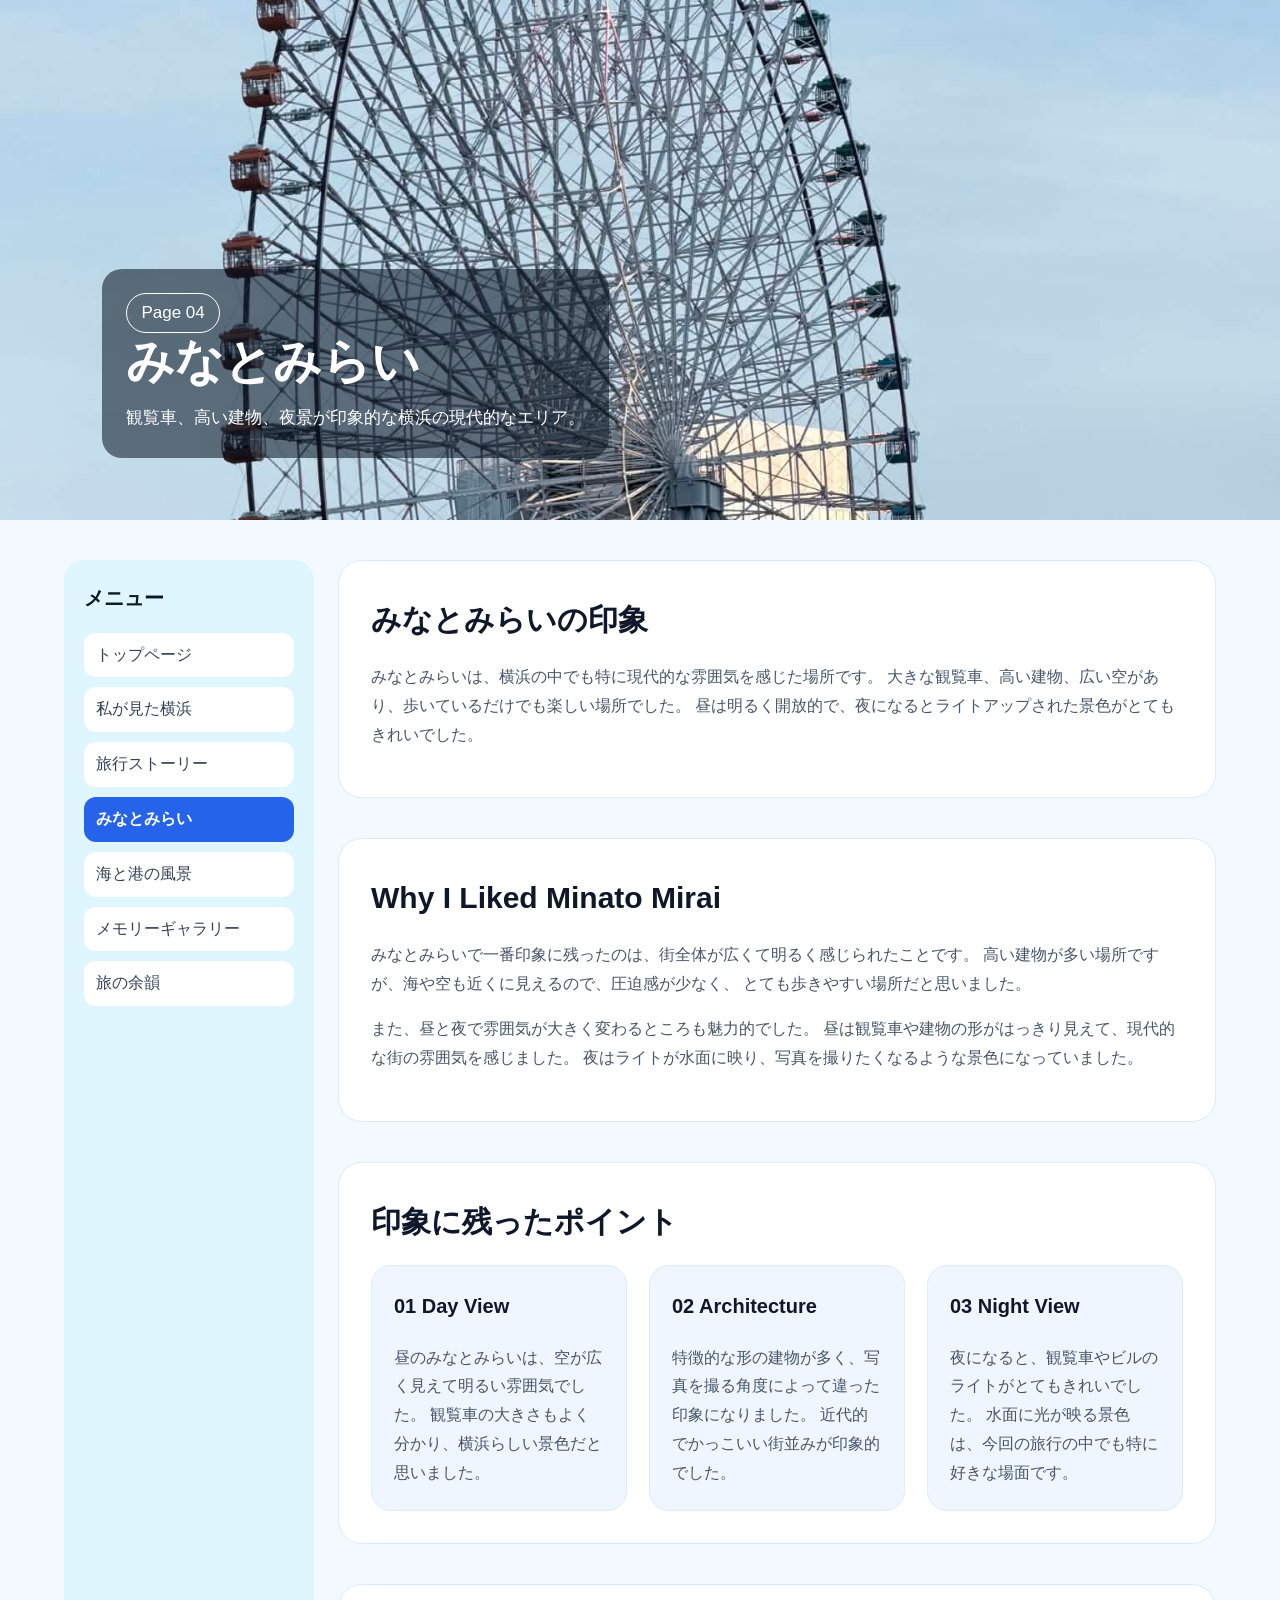
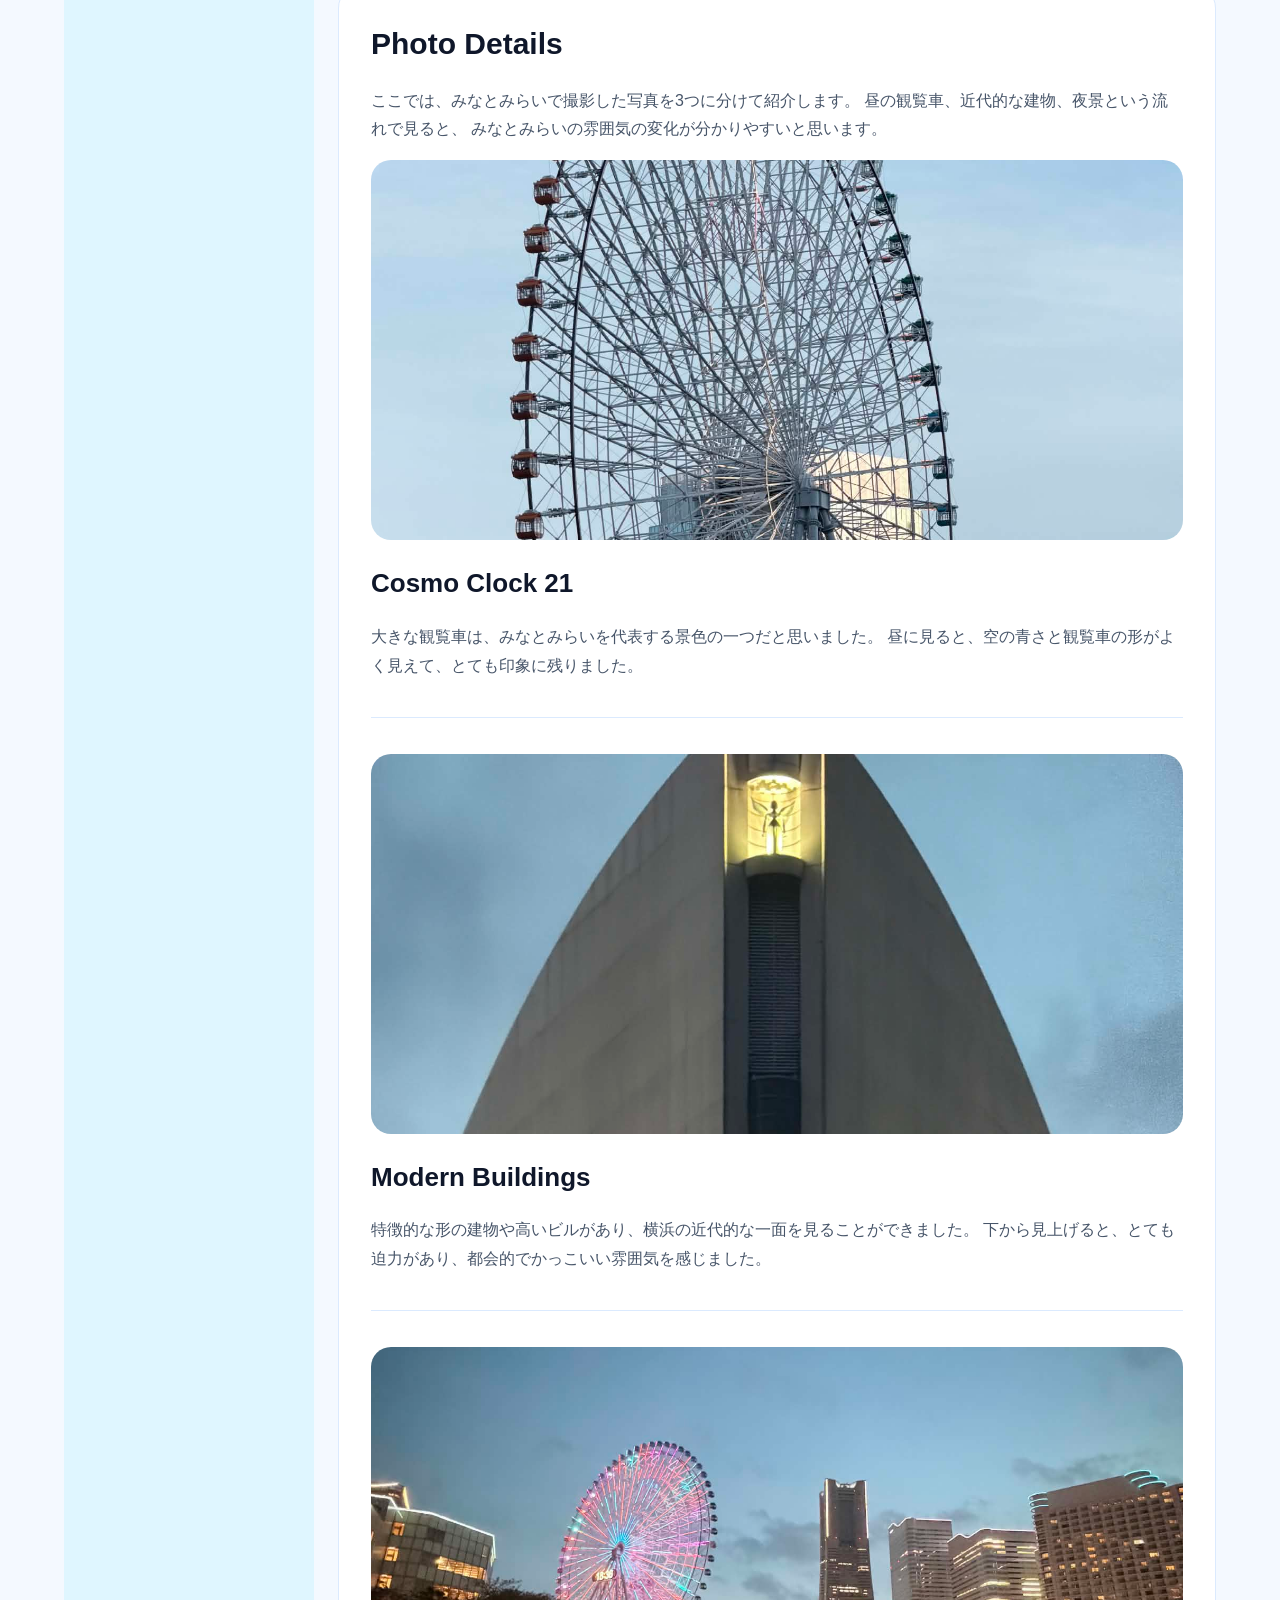
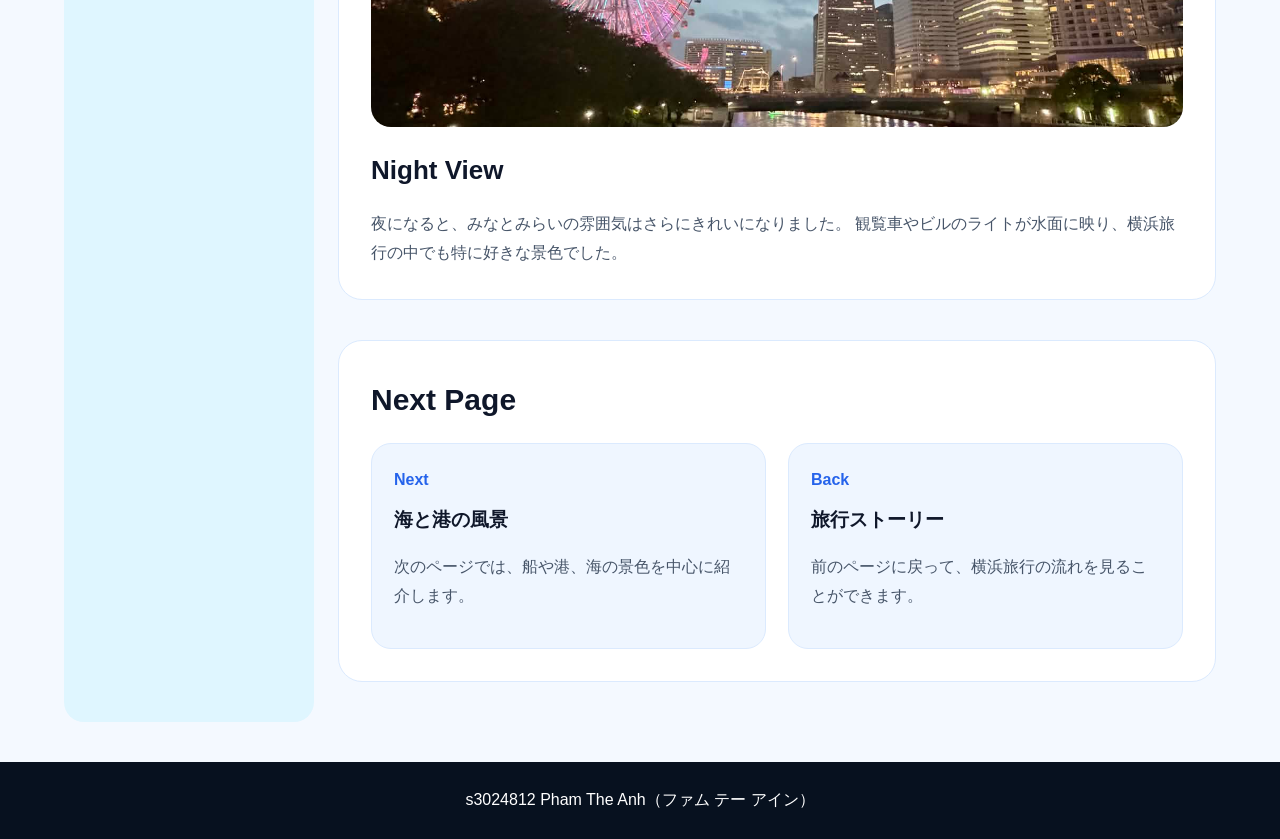
<file: minatomirai.html>
<!DOCTYPE html>
<html lang="ja">
  <head>
    <meta charset="utf-8" />
    <title>みなとみらい | Yokohama Blue Journey</title>
    <link rel="stylesheet" href="style.css" />
  </head>

  <body>
    <header class="hero">
      <img src="image/cosmo-clock-day.JPG" alt="みなとみらいの観覧車" />

      <div class="hero-text">
        <p class="site-label">Page 04</p>
        <h1>みなとみらい</h1>
        <p>観覧車、高い建物、夜景が印象的な横浜の現代的なエリア。</p>
      </div>
    </header>

    <div class="container">
      <nav>
        <h2>メニュー</h2>
        <ul>
          <li><a href="index.html">トップページ</a></li>
          <li><a href="about.html">私が見た横浜</a></li>
          <li><a href="story.html">旅行ストーリー</a></li>
          <li class="this"><a href="minatomirai.html">みなとみらい</a></li>
          <li><a href="harbor.html">海と港の風景</a></li>
          <li><a href="gallery.html">メモリーギャラリー</a></li>
          <li><a href="style.html">旅の余韻</a></li>
        </ul>
      </nav>

      <main>
        <section class="intro">
          <h2>みなとみらいの印象</h2>
          <p>
            みなとみらいは、横浜の中でも特に現代的な雰囲気を感じた場所です。
            大きな観覧車、高い建物、広い空があり、歩いているだけでも楽しい場所でした。
            昼は明るく開放的で、夜になるとライトアップされた景色がとてもきれいでした。
          </p>
        </section>
        <section class="minato-message">
          <h2>Why I Liked Minato Mirai</h2>

          <p>
            みなとみらいで一番印象に残ったのは、街全体が広くて明るく感じられたことです。
            高い建物が多い場所ですが、海や空も近くに見えるので、圧迫感が少なく、
            とても歩きやすい場所だと思いました。
          </p>

          <p>
            また、昼と夜で雰囲気が大きく変わるところも魅力的でした。
            昼は観覧車や建物の形がはっきり見えて、現代的な街の雰囲気を感じました。
            夜はライトが水面に映り、写真を撮りたくなるような景色になっていました。
          </p>
        </section>
        <section class="point-box">
          <h2>印象に残ったポイント</h2>

          <div class="point-area">
            <div class="point-card">
              <h3>01 Day View</h3>
              <p>
                昼のみなとみらいは、空が広く見えて明るい雰囲気でした。
                観覧車の大きさもよく分かり、横浜らしい景色だと思いました。
              </p>
            </div>

            <div class="point-card">
              <h3>02 Architecture</h3>
              <p>
                特徴的な形の建物が多く、写真を撮る角度によって違った印象になりました。
                近代的でかっこいい街並みが印象的でした。
              </p>
            </div>

            <div class="point-card">
              <h3>03 Night View</h3>
              <p>
                夜になると、観覧車やビルのライトがとてもきれいでした。
                水面に光が映る景色は、今回の旅行の中でも特に好きな場面です。
              </p>
            </div>
          </div>
        </section>

        <section class="spot-list">
          <h2>Photo Details</h2>
          <p>
            ここでは、みなとみらいで撮影した写真を3つに分けて紹介します。
            昼の観覧車、近代的な建物、夜景という流れで見ると、
            みなとみらいの雰囲気の変化が分かりやすいと思います。
          </p>
          <div class="spot-section">
            <img src="image/cosmo-clock-day.JPG" alt="みなとみらいの観覧車" />

            <div class="spot-text">
              <h2>Cosmo Clock 21</h2>
              <p>
                大きな観覧車は、みなとみらいを代表する景色の一つだと思いました。
                昼に見ると、空の青さと観覧車の形がよく見えて、とても印象に残りました。
              </p>
            </div>
          </div>

          <div class="spot-section">
            <img src="image/intercontinental.JPG" alt="横浜の近代的な建物" />

            <div class="spot-text">
              <h2>Modern Buildings</h2>
              <p>
                特徴的な形の建物や高いビルがあり、横浜の近代的な一面を見ることができました。
                下から見上げると、とても迫力があり、都会的でかっこいい雰囲気を感じました。
              </p>
            </div>
          </div>

          <div class="spot-section">
            <img src="image/minatomirai-night.JPG" alt="みなとみらいの夜景" />

            <div class="spot-text">
              <h2>Night View</h2>
              <p>
                夜になると、みなとみらいの雰囲気はさらにきれいになりました。
                観覧車やビルのライトが水面に映り、横浜旅行の中でも特に好きな景色でした。
              </p>
            </div>
          </div>
        </section>

        <section class="page-preview">
          <h2>Next Page</h2>

          <div class="preview-area">
            <a href="harbor.html" class="preview-card">
              <span>Next</span>
              <h3>海と港の風景</h3>
              <p>次のページでは、船や港、海の景色を中心に紹介します。</p>
            </a>

            <a href="story.html" class="preview-card">
              <span>Back</span>
              <h3>旅行ストーリー</h3>
              <p>前のページに戻って、横浜旅行の流れを見ることができます。</p>
            </a>
          </div>
        </section>
      </main>
    </div>

    <footer>
      <p>s3024812 Pham The Anh（ファム テー アイン）</p>
    </footer>
  </body>
</html>
</file>
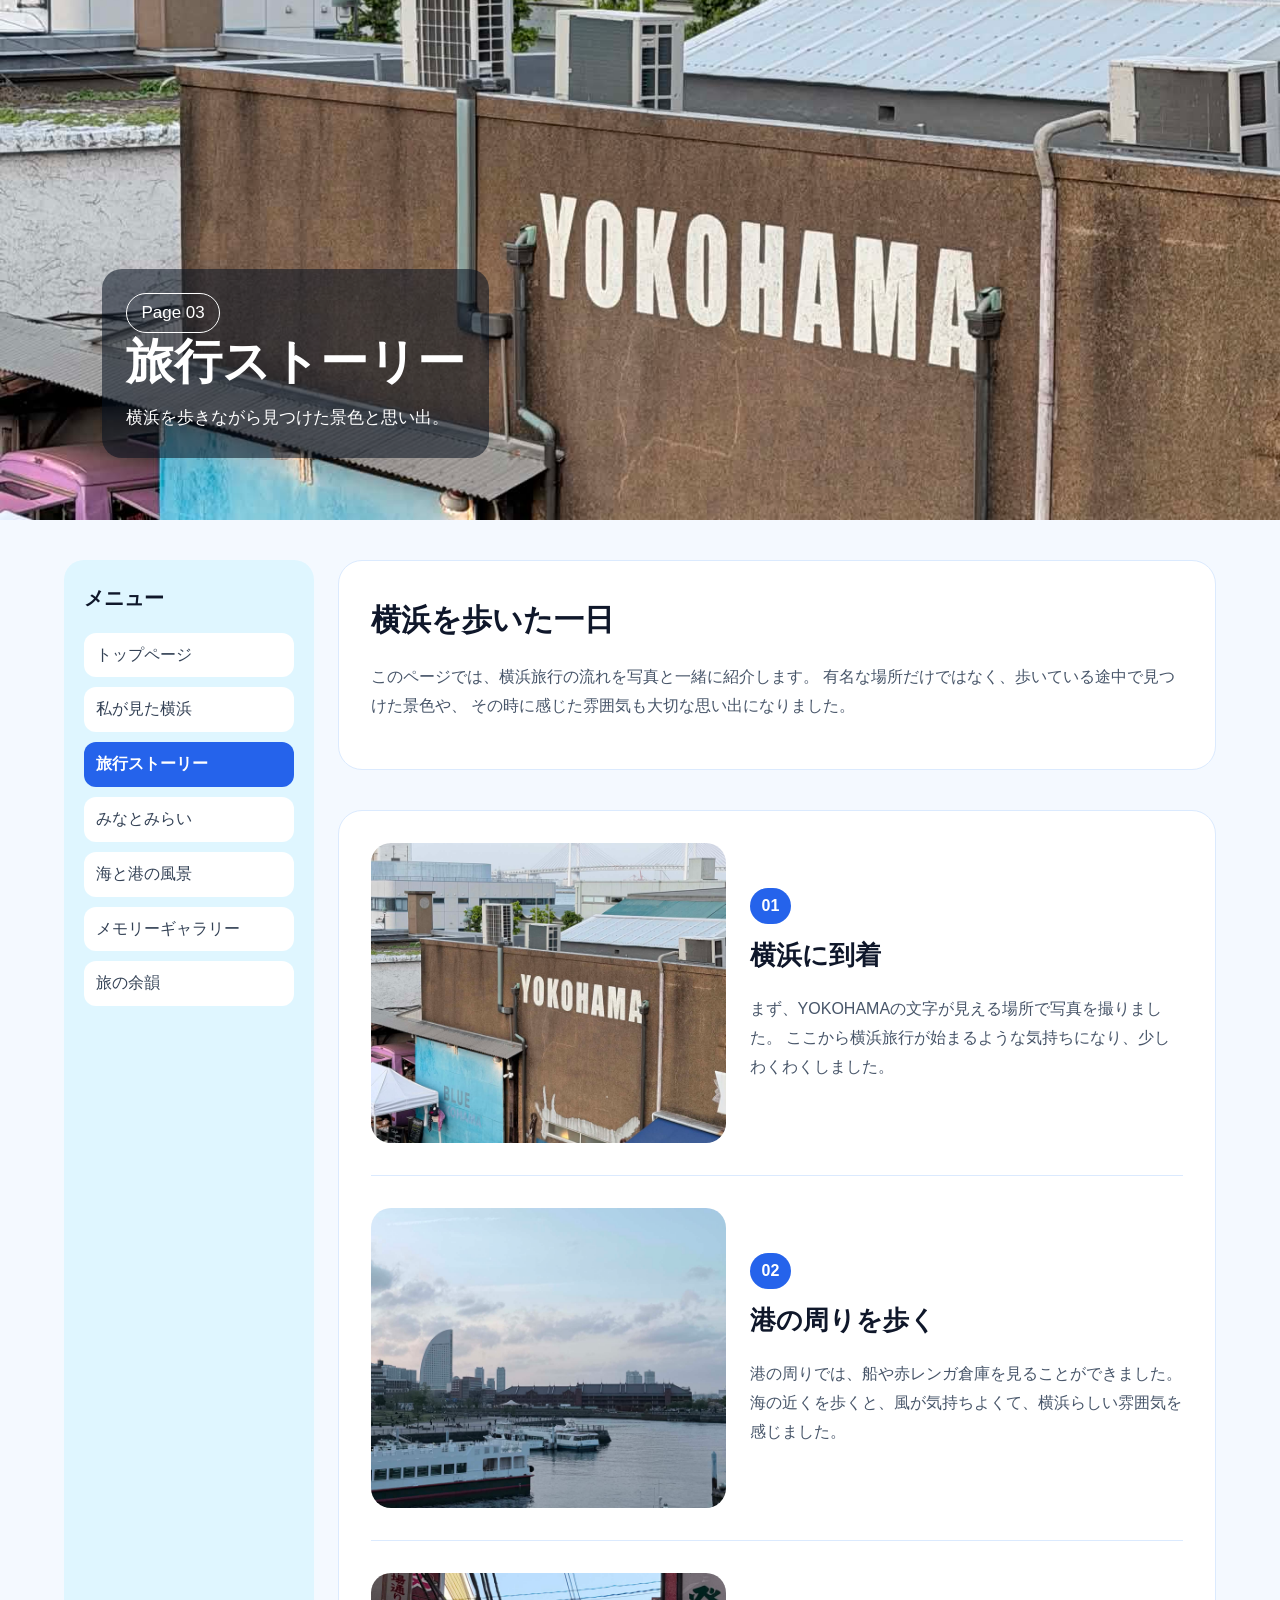
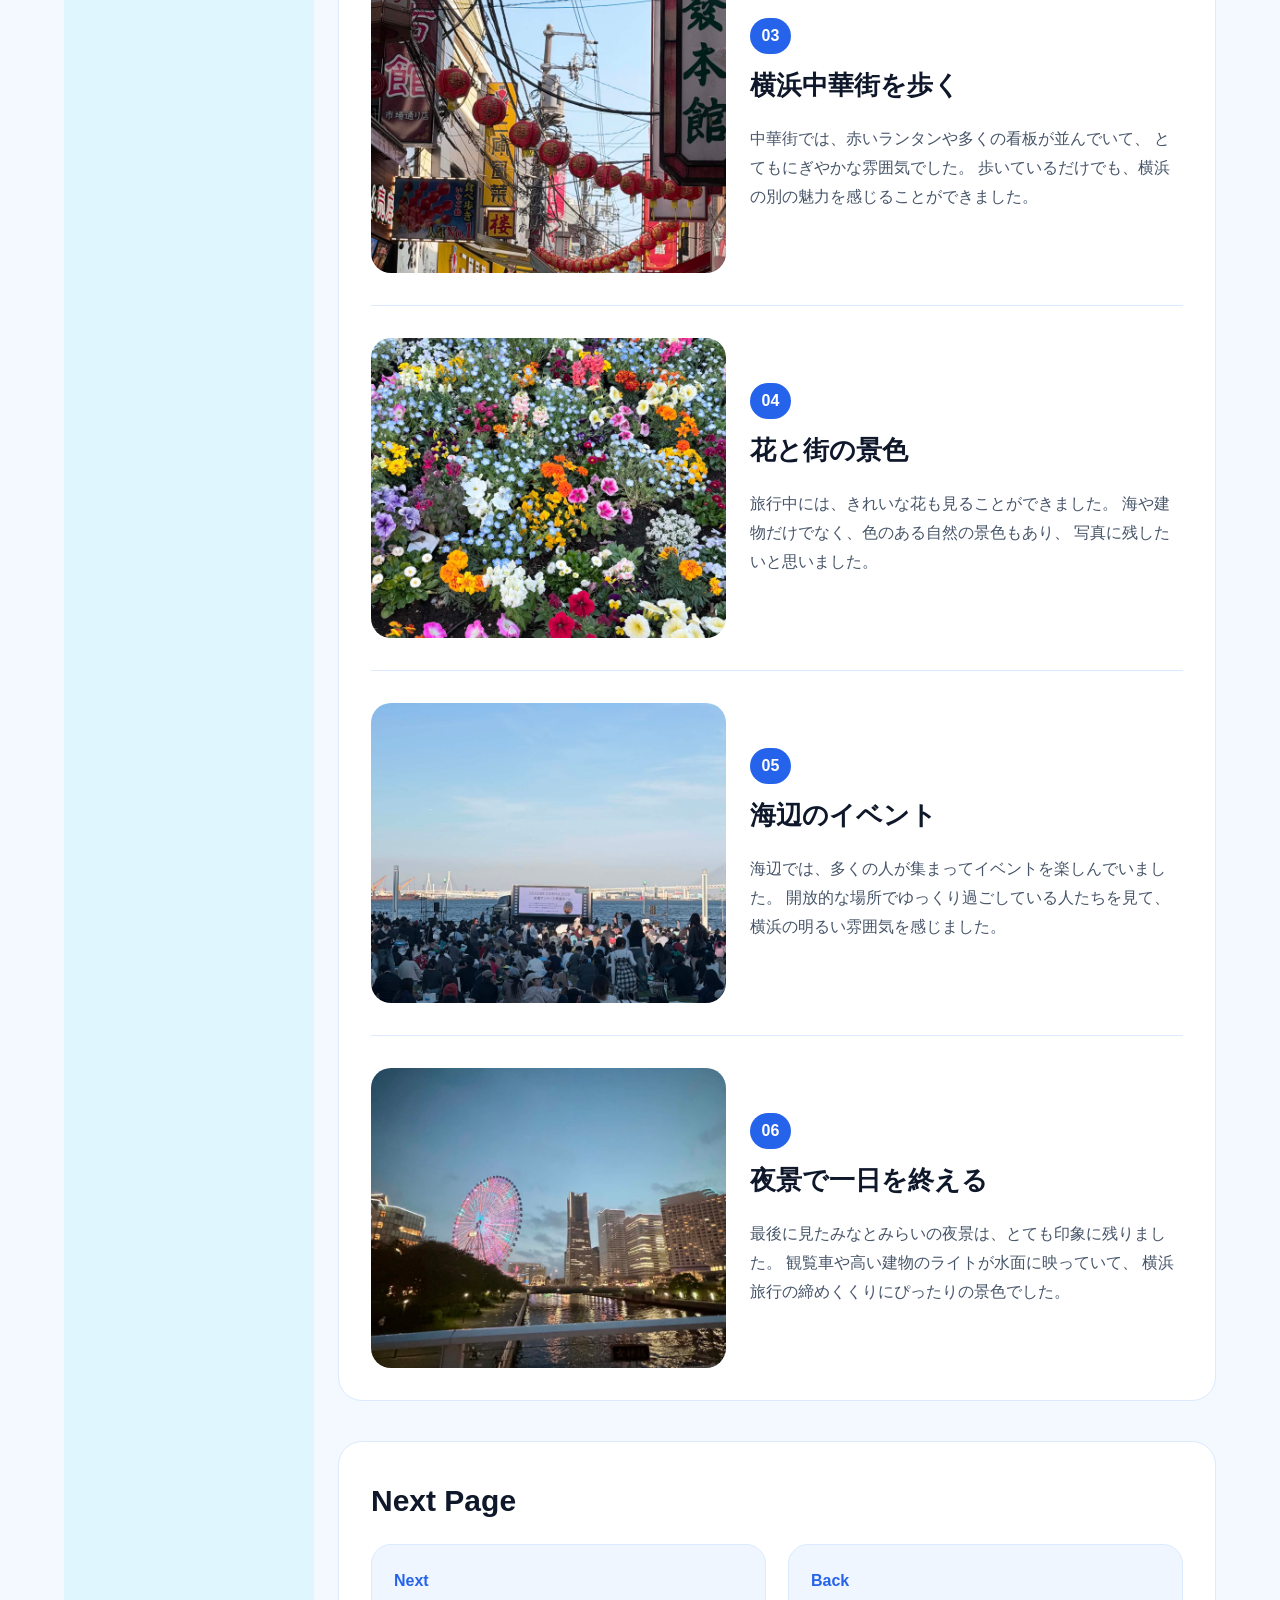
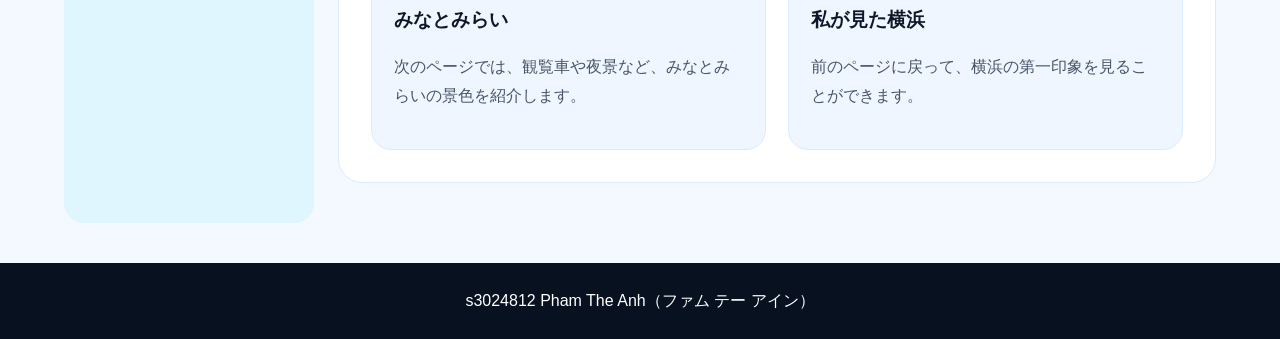
<file: story.html>
<!DOCTYPE html>
<html lang="ja">
  <head>
    <meta charset="utf-8" />
    <title>旅行ストーリー | Yokohama Blue Journey</title>
    <link rel="stylesheet" href="style.css" />
  </head>

  <body>
    <header class="hero">
      <img src="image/yokohama-sign.JPG" alt="YOKOHAMAの文字がある風景" />
      <div class="hero-text">
        <p class="site-label">Page 03</p>

        <h1>旅行ストーリー</h1>

        <p>横浜を歩きながら見つけた景色と思い出。</p>
      </div>
    </header>
    <div class="container">
      <nav>
        <h2>メニュー</h2>
        <ul>
          <li><a href="index.html">トップページ</a></li>
          <li><a href="about.html">私が見た横浜</a></li>
          <li class="this"><a href="story.html">旅行ストーリー</a></li>
          <li><a href="minatomirai.html">みなとみらい</a></li>
          <li><a href="harbor.html">海と港の風景</a></li>
          <li><a href="gallery.html">メモリーギャラリー</a></li>
          <li><a href="style.html">旅の余韻</a></li>
        </ul>
      </nav>
      <main>
        <section class="intro">
          <h2>横浜を歩いた一日</h2>

          <p>
            このページでは、横浜旅行の流れを写真と一緒に紹介します。
            有名な場所だけではなく、歩いている途中で見つけた景色や、
            その時に感じた雰囲気も大切な思い出になりました。
          </p>
        </section>
        <section class="story-list">
          <div class="story-item">
            <img src="image/yokohama-sign.JPG" alt="YOKOHAMAの文字がある風景" />

            <div class="story-text">
              <p class="story-number">01</p>

              <h2>横浜に到着</h2>

              <p>
                まず、YOKOHAMAの文字が見える場所で写真を撮りました。
                ここから横浜旅行が始まるような気持ちになり、少しわくわくしました。
              </p>
            </div>
          </div>
          <div class="story-item">
            <img src="image/harbor-redbrick.JPG" alt="横浜の港と赤レンガ倉庫" />

            <div class="story-text">
              <p class="story-number">02</p>

              <h2>港の周りを歩く</h2>

              <p>
                港の周りでは、船や赤レンガ倉庫を見ることができました。
                海の近くを歩くと、風が気持ちよくて、横浜らしい雰囲気を感じました。
              </p>
            </div>
          </div>
          <div class="story-item">
            <img src="image/chinatown-street.JPG" alt="横浜中華街の通り" />

            <div class="story-text">
              <p class="story-number">03</p>

              <h2>横浜中華街を歩く</h2>

              <p>
                中華街では、赤いランタンや多くの看板が並んでいて、
                とてもにぎやかな雰囲気でした。
                歩いているだけでも、横浜の別の魅力を感じることができました。
              </p>
            </div>
          </div>
          <div class="story-item">
            <img src="image/flower-garden.JPG" alt="横浜で見た花" />

            <div class="story-text">
              <p class="story-number">04</p>

              <h2>花と街の景色</h2>

              <p>
                旅行中には、きれいな花も見ることができました。
                海や建物だけでなく、色のある自然の景色もあり、
                写真に残したいと思いました。
              </p>
            </div>
          </div>
          <div class="story-item">
            <img src="image/seaside-cinema.JPG" alt="海辺のイベント" />

            <div class="story-text">
              <p class="story-number">05</p>

              <h2>海辺のイベント</h2>

              <p>
                海辺では、多くの人が集まってイベントを楽しんでいました。
                開放的な場所でゆっくり過ごしている人たちを見て、
                横浜の明るい雰囲気を感じました。
              </p>
            </div>
          </div>
          <div class="story-item">
            <img src="image/minatomirai-night.JPG" alt="みなとみらいの夜景" />

            <div class="story-text">
              <p class="story-number">06</p>

              <h2>夜景で一日を終える</h2>

              <p>
                最後に見たみなとみらいの夜景は、とても印象に残りました。
                観覧車や高い建物のライトが水面に映っていて、
                横浜旅行の締めくくりにぴったりの景色でした。
              </p>
            </div>
          </div>
        </section>
        <section class="page-preview">
          <h2>Next Page</h2>

          <div class="preview-area">
            <a href="minatomirai.html" class="preview-card">
              <span>Next</span>

              <h3>みなとみらい</h3>

              <p>
                次のページでは、観覧車や夜景など、みなとみらいの景色を紹介します。
              </p>
            </a>

            <a href="about.html" class="preview-card">
              <span>Back</span>

              <h3>私が見た横浜</h3>

              <p>前のページに戻って、横浜の第一印象を見ることができます。</p>
            </a>
          </div>
        </section>
      </main>
    </div>
    <footer>
      <p>s3024812 Pham The Anh（ファム テー アイン）</p>
    </footer>
  </body>
</html>
</file>
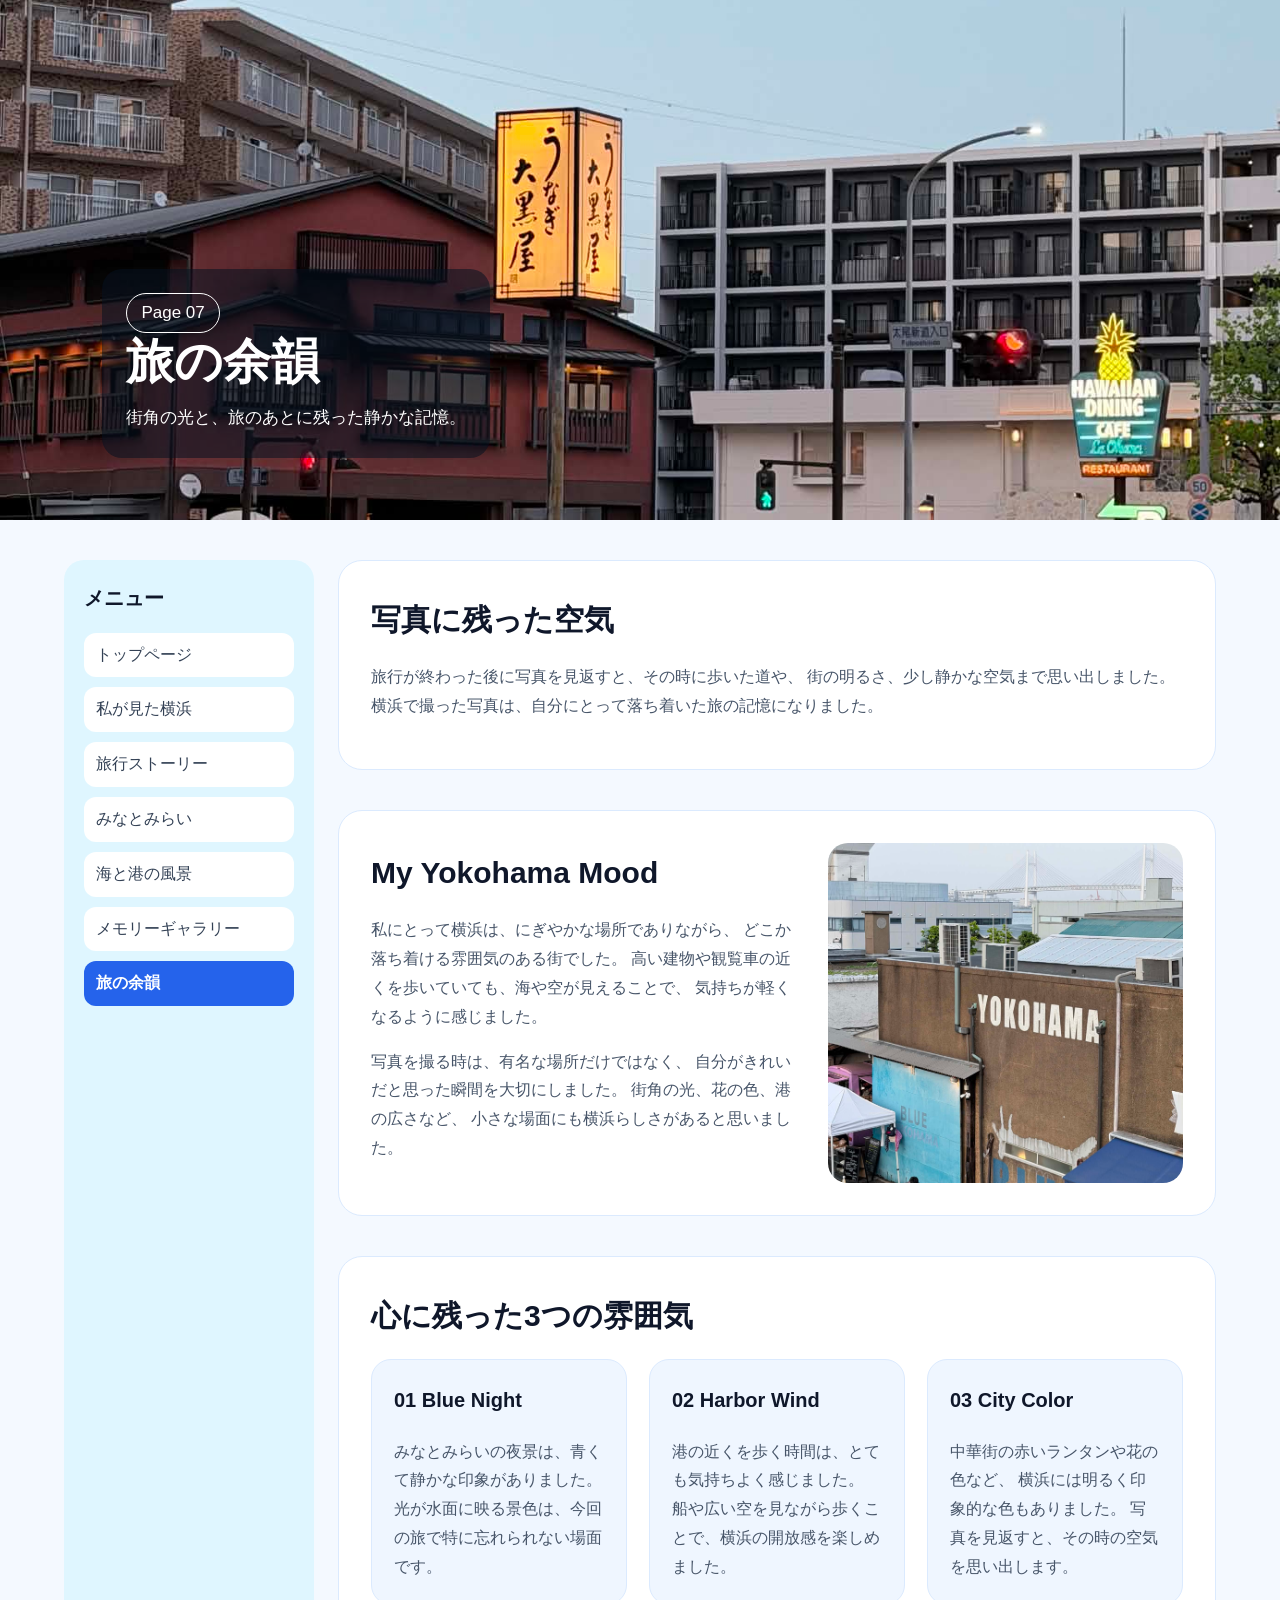
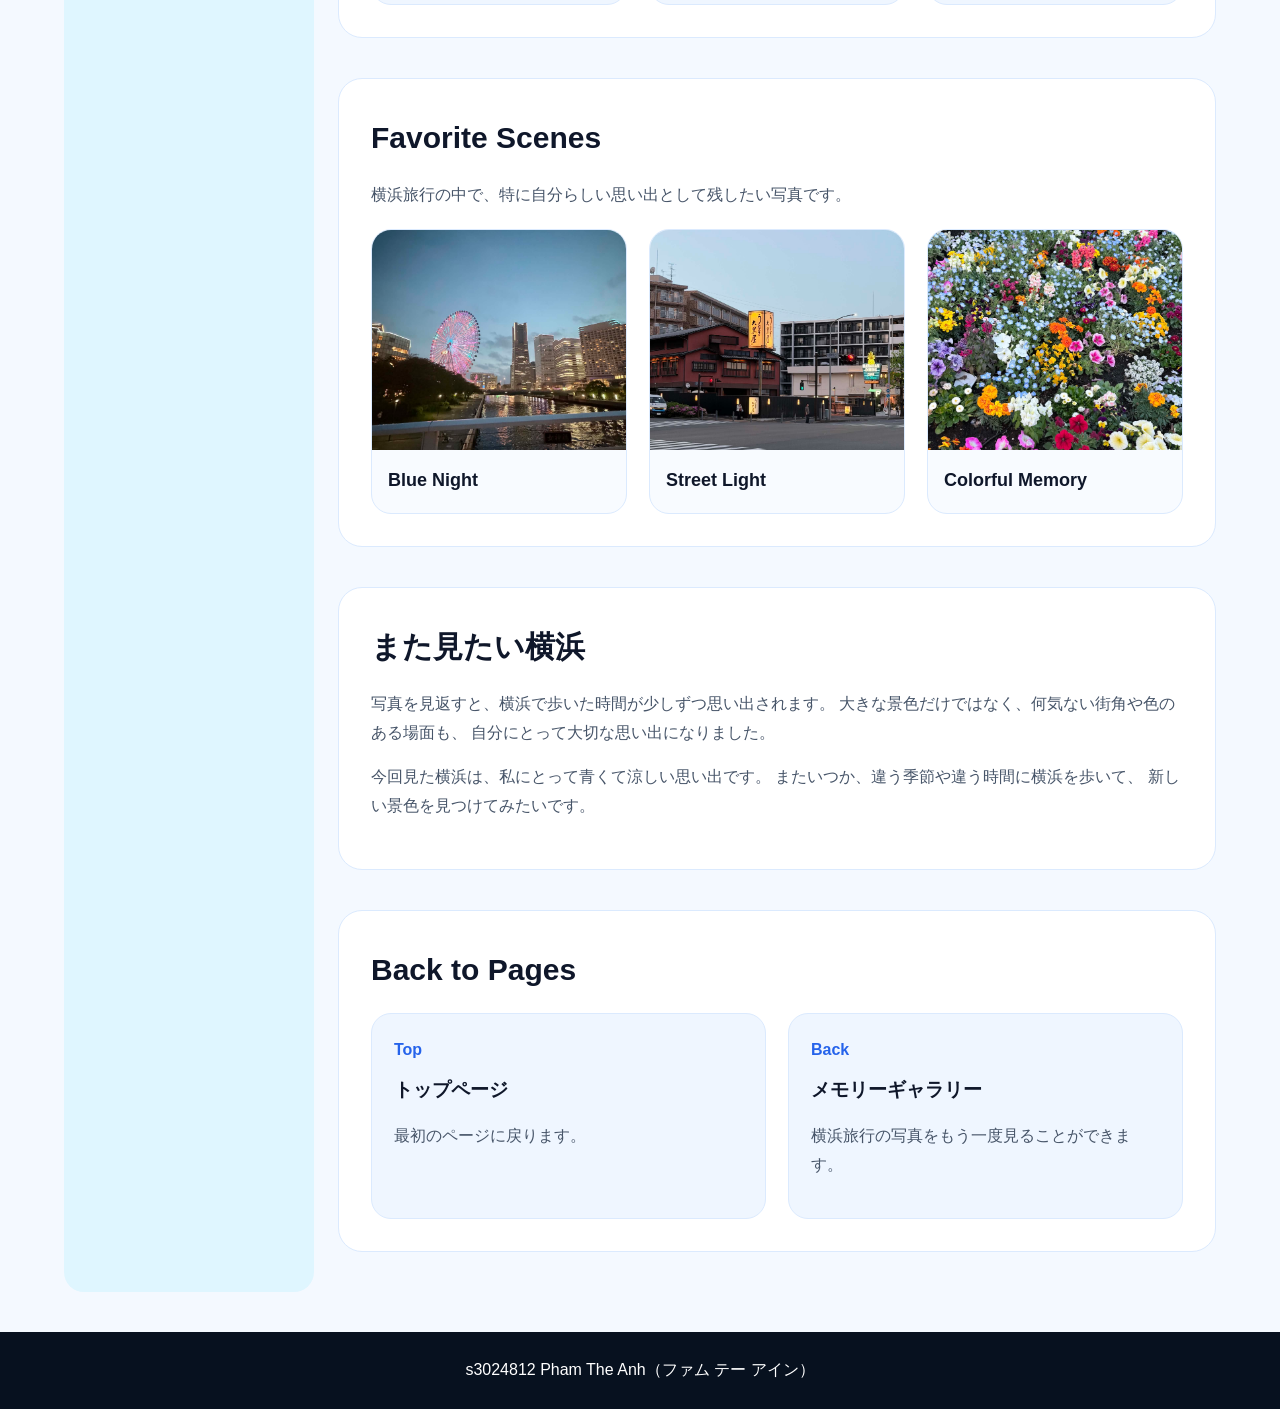
<file: style.html>
<!DOCTYPE html>
<html lang="ja">
  <head>
    <meta charset="utf-8" />
    <title>旅の余韻 | Yokohama Blue Journey</title>
    <link rel="stylesheet" href="style.css" />
  </head>

  <body>
    <header class="hero">
      <img src="image/street-restaurant.JPG" alt="横浜の街角" />

      <div class="hero-text">
        <p class="site-label">Page 07</p>
        <h1>旅の余韻</h1>
        <p>街角の光と、旅のあとに残った静かな記憶。</p>
      </div>
    </header>

    <div class="container">
      <nav>
        <h2>メニュー</h2>
        <ul>
          <li><a href="index.html">トップページ</a></li>
          <li><a href="about.html">私が見た横浜</a></li>
          <li><a href="story.html">旅行ストーリー</a></li>
          <li><a href="minatomirai.html">みなとみらい</a></li>
          <li><a href="harbor.html">海と港の風景</a></li>
          <li><a href="gallery.html">メモリーギャラリー</a></li>
          <li class="this"><a href="style.html">旅の余韻</a></li>
        </ul>
      </nav>

      <main>
        <section class="intro">
          <h2>写真に残った空気</h2>
          <p>
            旅行が終わった後に写真を見返すと、その時に歩いた道や、
            街の明るさ、少し静かな空気まで思い出しました。
            横浜で撮った写真は、自分にとって落ち着いた旅の記憶になりました。
          </p>
        </section>

        <section class="style-message">
          <div class="style-text">
            <h2>My Yokohama Mood</h2>
            <p>
              私にとって横浜は、にぎやかな場所でありながら、
              どこか落ち着ける雰囲気のある街でした。
              高い建物や観覧車の近くを歩いていても、海や空が見えることで、
              気持ちが軽くなるように感じました。
            </p>
            <p>
              写真を撮る時は、有名な場所だけではなく、
              自分がきれいだと思った瞬間を大切にしました。
              街角の光、花の色、港の広さなど、
              小さな場面にも横浜らしさがあると思いました。
            </p>
          </div>

          <div class="style-photo">
            <img src="image/yokohama-sign.JPG" alt="YOKOHAMAの文字がある風景" />
          </div>
        </section>

        <section class="point-box">
          <h2>心に残った3つの雰囲気</h2>

          <div class="point-area">
            <div class="point-card">
              <h3>01 Blue Night</h3>
              <p>
                みなとみらいの夜景は、青くて静かな印象がありました。
                光が水面に映る景色は、今回の旅で特に忘れられない場面です。
              </p>
            </div>

            <div class="point-card">
              <h3>02 Harbor Wind</h3>
              <p>
                港の近くを歩く時間は、とても気持ちよく感じました。
                船や広い空を見ながら歩くことで、横浜の開放感を楽しめました。
              </p>
            </div>

            <div class="point-card">
              <h3>03 City Color</h3>
              <p>
                中華街の赤いランタンや花の色など、
                横浜には明るく印象的な色もありました。
                写真を見返すと、その時の空気を思い出します。
              </p>
            </div>
          </div>
        </section>

        <section class="style-gallery">
          <h2>Favorite Scenes</h2>
          <p>横浜旅行の中で、特に自分らしい思い出として残したい写真です。</p>

          <div class="gallery-grid">
            <div class="gallery-item">
              <img src="image/minatomirai-night.JPG" alt="みなとみらいの夜景" />
              <h3>Blue Night</h3>
            </div>

            <div class="gallery-item">
              <img src="image/street-restaurant.JPG" alt="横浜の街角" />
              <h3>Street Light</h3>
            </div>

            <div class="gallery-item">
              <img src="image/flower-garden.JPG" alt="横浜で見た花" />
              <h3>Colorful Memory</h3>
            </div>
          </div>
        </section>

        <section class="final-message">
          <h2>また見たい横浜</h2>
          <p>
            写真を見返すと、横浜で歩いた時間が少しずつ思い出されます。
            大きな景色だけではなく、何気ない街角や色のある場面も、
            自分にとって大切な思い出になりました。
          </p>
          <p>
            今回見た横浜は、私にとって青くて涼しい思い出です。
            またいつか、違う季節や違う時間に横浜を歩いて、
            新しい景色を見つけてみたいです。
          </p>
        </section>

        <section class="page-preview">
          <h2>Back to Pages</h2>

          <div class="preview-area">
            <a href="index.html" class="preview-card">
              <span>Top</span>
              <h3>トップページ</h3>
              <p>最初のページに戻ります。</p>
            </a>

            <a href="gallery.html" class="preview-card">
              <span>Back</span>
              <h3>メモリーギャラリー</h3>
              <p>横浜旅行の写真をもう一度見ることができます。</p>
            </a>
          </div>
        </section>
      </main>
    </div>

    <footer>
      <p>s3024812 Pham The Anh（ファム テー アイン）</p>
    </footer>
  </body>
</html>
</file>
<file: style.css>
@charset "UTF-8";

/* -- Basic Setting-- */

* {
    box-sizing: border-box;
}

body {
    margin: 0;
    background-color: #f4f9ff;
    color: #172033;
    font-family: "Noto Sans JP", "Helvetica Neue", Arial, sans-serif;
    line-height: 1.8;
}

img {
    max-width: 100%;
    display: block;
}

a {
    color: inherit;
    text-decoration: none;
}

/* --- Header --- */

.hero {
    position: relative;
    height: 520px;
    background-color: #07111f;
    overflow: hidden;
}

.hero img {
    width: 100%;
    height: 100%;
    object-fit: cover;
}

.hero-text {
    position: absolute;
    left: 8%;
    bottom: 12%;
    max-width: 700px;
    color: white;
    background-color: rgba(7, 17, 31, 0.55);
    padding: 24px;
    border-radius: 20px;
}

.site-label {
    display: inline-block;
    margin-bottom: 12px;
    padding: 4px 14px;
    border: 1px solid white;
    border-radius: 999px;
    font-size: 14px;
}

.hero-text h1 {
    margin: 0 0 12px;
    font-size: 48px;
    line-height: 1.2;
}

.hero-text p {
    margin: 0;
    font-size: 17px;
}

/* ---Layout--- */

.container {
    display: flex;
    gap: 24px;
    max-width: 1200px;
    margin: 40px auto;
    padding: 0 24px;
}

/* --- Navigation --- */

nav {
    width: 250px;
    padding: 20px;
    background-color: #dff6ff;
    border-radius: 20px;
}

nav h2 {
    margin-top: 0;
    color: #0f172a;
    font-size: 20px;
}

nav ul {
    margin: 0;
    padding: 0;
    list-style: none;
}

nav li {
    margin-bottom: 10px;
}

nav a {
    display: block;
    padding: 8px 12px;
    border-radius: 12px;
    color: #334155;
    background-color: white;
}

nav .this a {
    background-color: #2563eb;
    color: white;
    font-weight: bold;
}

/* --- Main --- */

main {
    flex: 1;
}

section {
    margin-bottom: 40px;
}

main h2 {
    margin-top: 0;
    margin-bottom: 16px;
    color: #0f172a;
    font-size: 30px;
}

main p {
    color: #475569;
}

/* --- Common Box --- */

.intro,
.photo-message,
.highlights,
.page-preview {
    padding: 32px;
    background-color: white;
    border-radius: 24px;
    border: 1px solid #dbeafe;
}

/* ---Photo Message ---  */

.photo-message {
    display: grid;
    grid-template-columns: 1.1fr 0.9fr;
    gap: 24px;
    align-items: center;
}

.note {
    color: #2563eb;
    font-weight: bold;
}

.message-photo img {
    width: 100%;
    height: 340px;
    object-fit: cover;
    border-radius: 20px;
}

/* --- Highlight Cards --- */

.card-area {
    display: grid;
    grid-template-columns: repeat(3, 1fr);
    gap: 22px;
}

.card {
    background-color: #f8fbff;
    border-radius: 20px;
    border: 1px solid #dbeafe;
    overflow: hidden;
}

.card img {
    width: 100%;
    height: 220px;
    object-fit: cover;
}

.card h3 {
    margin: 18px 18px 6px;
    color: #0f172a;
    font-size: 20px;
}

.card p {
    margin: 0 18px 20px;
    color: #475569;
}

/* ---Page Preview-- */

.preview-area {
    display: grid;
    grid-template-columns: repeat(2, 1fr);
    gap: 22px;
}

.preview-card {
    display: block;
    padding: 22px;
    background-color: #eff6ff;
    border: 1px solid #dbeafe;
    border-radius: 20px;
}

.preview-card span {
    color: #2563eb;
    font-weight: bold;
}

.preview-card h3 {
    margin: 8px 0;
    color: #0f172a;
}


/* --Story Page-- */

.story-list {
    padding: 32px;
    background-color: white;
    border: 1px solid #dbeafe;
    border-radius: 24px;
}

.story-item {
    display: grid;
    grid-template-columns: 0.9fr 1.1fr;
    gap: 24px;
    align-items: center;
    margin-bottom: 32px;
    padding-bottom: 32px;
    border-bottom: 1px solid #dbeafe;
}

.story-item:last-child {
    margin-bottom: 0;
    padding-bottom: 0;
    border-bottom: none;
}

.story-item img {
    width: 100%;
    height: 300px;
    object-fit: cover;
    border-radius: 20px;
}

.story-number {
    display: inline-block;
    margin: 0 0 8px;
    padding: 4px 12px;
    background-color: #2563eb;
    color: white;
    border-radius: 999px;
    font-weight: bold;
}

.story-text h2 {
    margin-bottom: 12px;
    font-size: 26px;
}

@media (max-width: 900px) {
    .story-item {
        grid-template-columns: 1fr;
    }
}
/* --Spot Page--*/

.spot-list {
    padding: 32px;
    background-color: white;
    border: 1px solid #dbeafe;
    border-radius: 24px;
}

.spot-section {
    margin-bottom: 36px;
    padding-bottom: 36px;
    border-bottom: 1px solid #dbeafe;
}

.spot-section:last-child {
    margin-bottom: 0;
    padding-bottom: 0;
    border-bottom: none;
}

.spot-section img {
    width: 100%;
    height: 380px;
    object-fit: cover;
    border-radius: 20px;
    margin-bottom: 20px;
}

.spot-text h2 {
    margin-bottom: 12px;
    font-size: 26px;
    color: #0f172a;
}

.spot-text p {
    margin-bottom: 0;
}
/* --Minato Mirai Page-- */

.minato-message,
.point-box {
    padding: 32px;
    background-color: white;
    border: 1px solid #dbeafe;
    border-radius: 24px;
}

.point-area {
    display: grid;
    grid-template-columns: repeat(3, 1fr);
    gap: 22px;
}

.point-card {
    padding: 22px;
    background-color: #eff6ff;
    border: 1px solid #dbeafe;
    border-radius: 20px;
}

.point-card h3 {
    margin-top: 0;
    color: #0f172a;
    font-size: 20px;
}

.point-card p {
    margin-bottom: 0;
}

@media (max-width: 900px) {
    .point-area {
        grid-template-columns: 1fr;
    }
}
/* --Harbor Page-- */
.harbor-message{
    padding: 32px;
    background-color: white;
    border: 1px solid #dbeafe;
    border-radius: 24px;
}
/*-- Gallery Page-- */
.gallery-section{
    padding: 32px;
    background-color: white;
    border: 1px solid #dbeafe;
    border-radius: 24px;
}
.gallery-item{
    background-color: #f8fbff;
    border: 1px solid #dbeafe;
    border-radius: 20px;
    overflow: hidden;
}
.gallery-grid{
    display: grid;
    grid-template-columns: repeat(3,1fr);
    gap: 22px;
    margin-top: 20px ;
}
.gallery-item img{
    width: 100%;
    height: 220px;
    object-fit: cover;
}
.gallery-item h3{
    margin:14px 16px 16px ;
    color: #0f172a;
    font-size: 18px;
}
.two-photo{
    grid-template-columns: repeat(2,1fr);
}
@media(max-width:900px){
    .gallery-grid,
    .two-photo{
        grid-template-columns: 1fr;
    }
}
/*---About Page Extra-- */

.about-mood,
.four-faces {
    padding: 32px;
    background-color: white;
    border: 1px solid #dbeafe;
    border-radius: 24px;
}

.face-area {
    display: grid;
    grid-template-columns: repeat(2, 1fr);
    gap: 22px;
}

.face-card {
    background-color: #f8fbff;
    border: 1px solid #dbeafe;
    border-radius: 20px;
    overflow: hidden;
}

.face-card img {
    width: 100%;
    height: 220px;
    object-fit: cover;
}

.face-card h3 {
    margin: 16px 18px 6px;
    color: #0f172a;
    font-size: 20px;
}

.face-card p {
    margin: 0 18px 20px;
    color: #475569;
}

@media (max-width: 900px) {
    .face-area {
        grid-template-columns: 1fr;
    }
}
/* =====================
   Top Page Extra
===================== */

.concept-box,
.mood-section {
    padding: 32px;
    background-color: white;
    border: 1px solid #dbeafe;
    border-radius: 24px;
}

.mood-area {
    display: grid;
    grid-template-columns: 1.3fr 0.7fr;
    gap: 20px;
    margin-top: 20px;
}

.mood-photo {
    background-color: #f8fbff;
    border: 1px solid #dbeafe;
    border-radius: 20px;
    overflow: hidden;
}

.mood-photo img {
    width: 100%;
    height: 220px;
    object-fit: cover;
}

.mood-photo.large {
    grid-row: span 2;
}

.mood-photo.large img {
    height: 460px;
}

@media (max-width: 900px) {
    .mood-area {
        grid-template-columns: 1fr;
    }

    .mood-photo.large img {
        height: 260px;
    }
}
/* --- hStyle / Reflection Page--- */

.style-message,
.style-gallery,
.final-message {
    padding: 32px;
    background-color: white;
    border: 1px solid #dbeafe;
    border-radius: 24px;
}

.style-message {
    display: grid;
    grid-template-columns: 1.1fr 0.9fr;
    gap: 24px;
    align-items: center;
}

.style-photo img {
    width: 100%;
    height: 340px;
    object-fit: cover;
    border-radius: 20px;
}

@media (max-width: 900px) {
    .style-message {
        grid-template-columns: 1fr;
    }
}


/* --Footer --*/

footer {
    padding: 24px;
    background-color: #07111f;
    color: white;
    text-align: center;
}

footer p {
    margin: 0;
}


/* --Responsive-- */

@media (max-width: 900px) {
    .container {
        flex-direction: column;
    }

    nav {
        width: 100%;
    }

    .photo-message {
        grid-template-columns: 1fr;
    }

    .card-area {
        grid-template-columns: 1fr;
    }

    .preview-area {
        grid-template-columns: 1fr;
    }

    .hero-text h1 {
        font-size: 36px;
    }

    .hero {
        height: 460px;
    }
}
</file>
